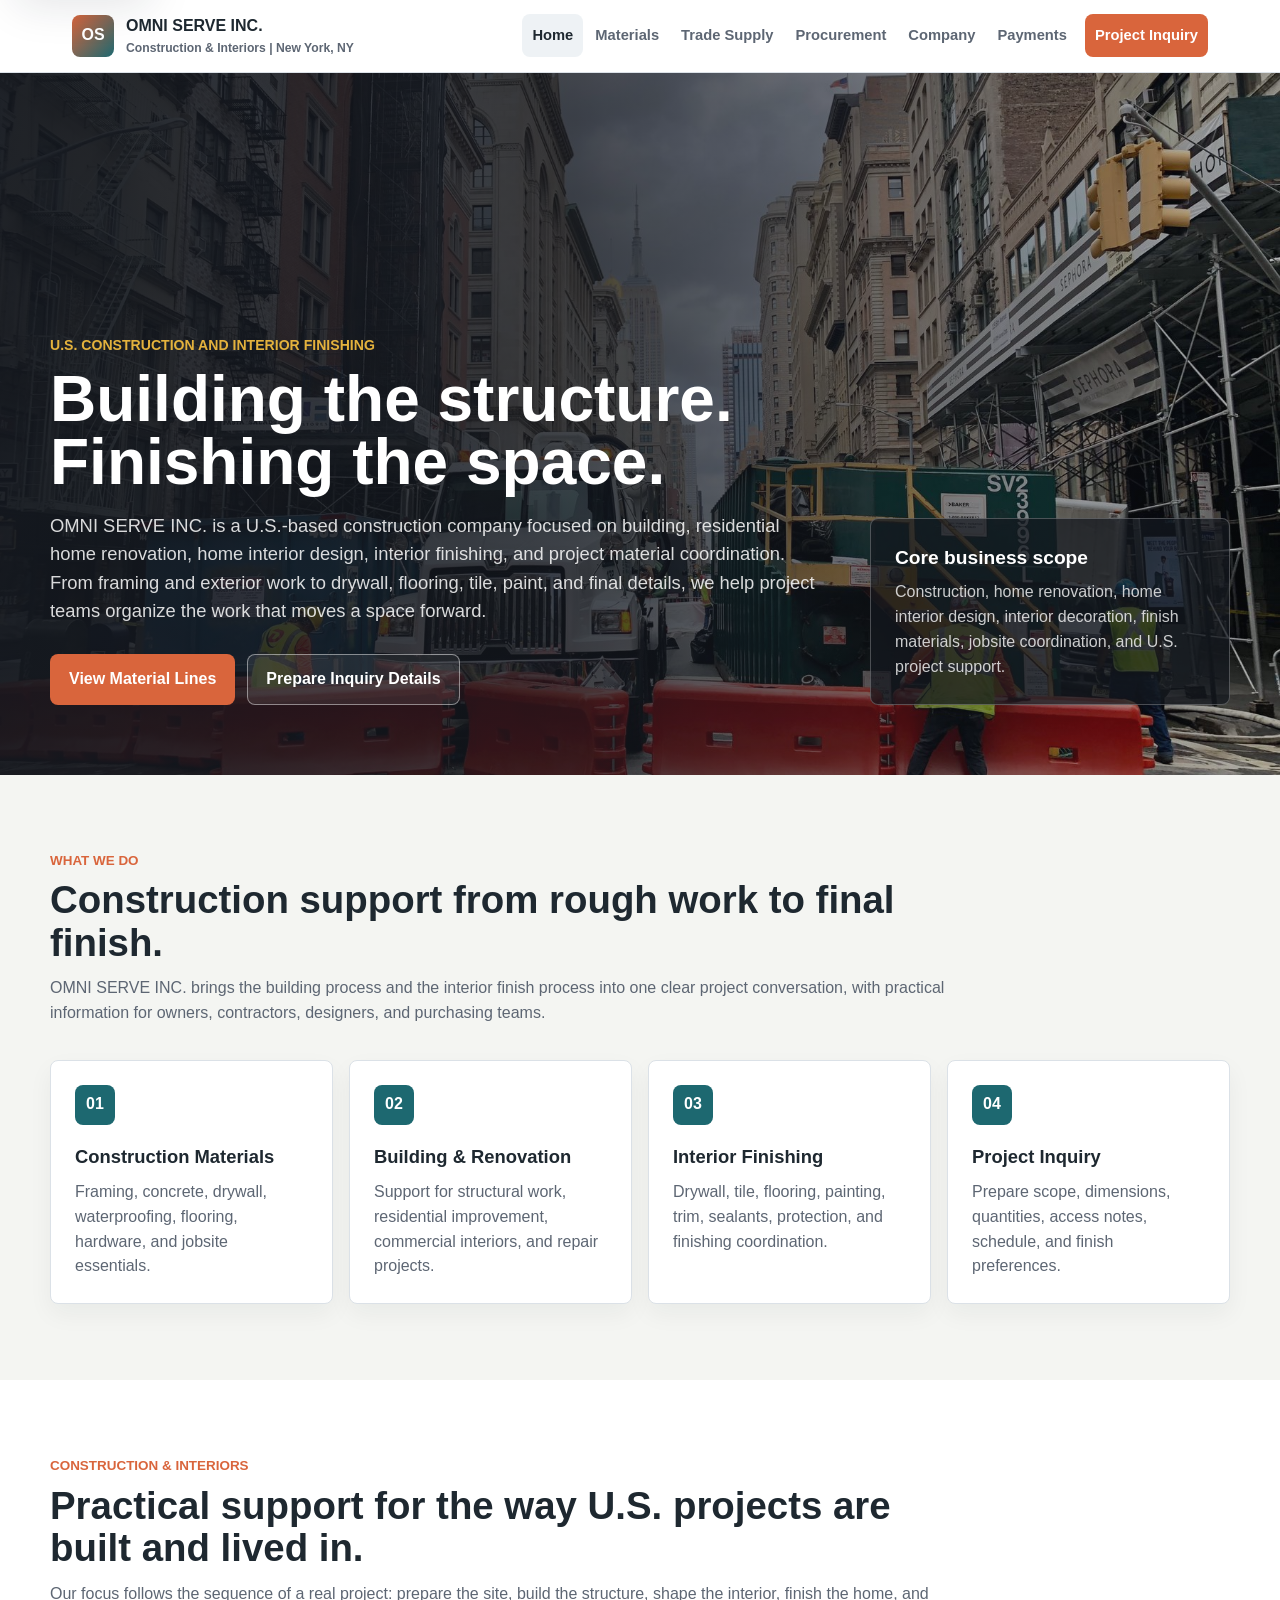
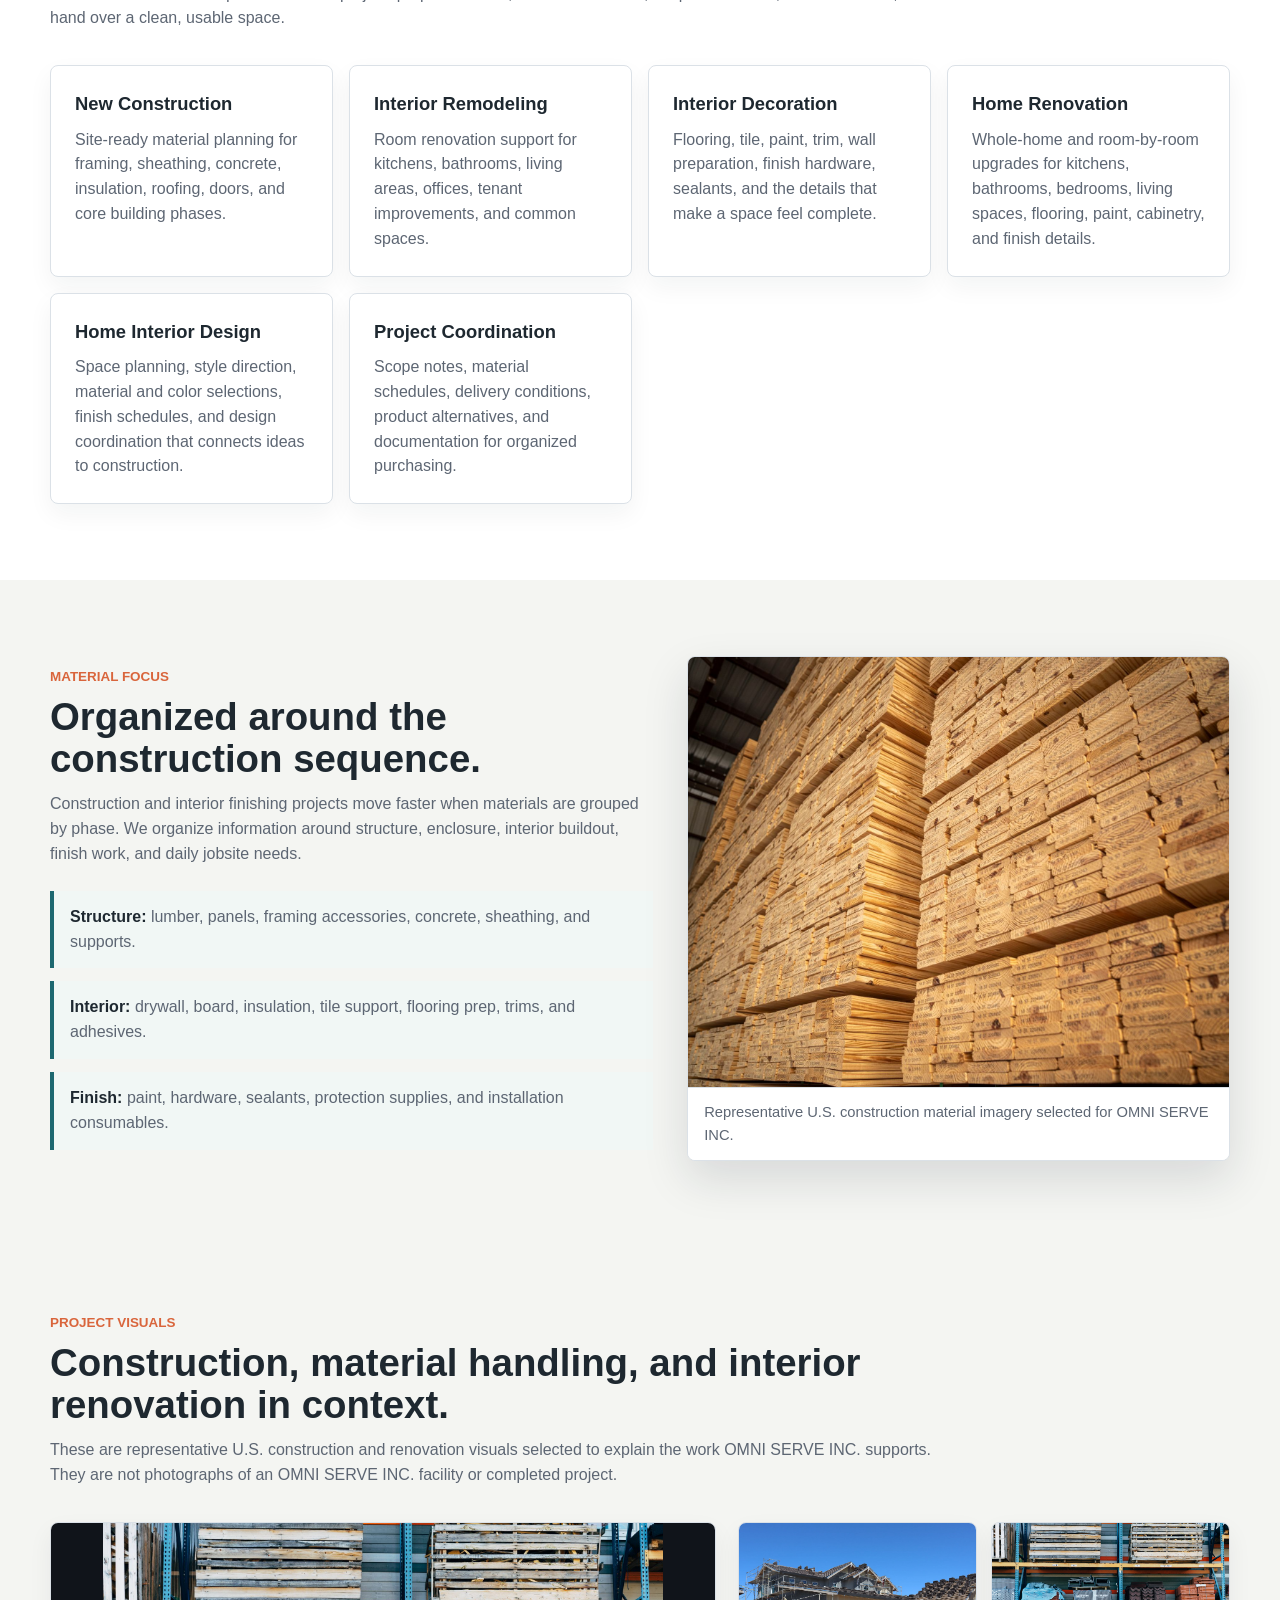
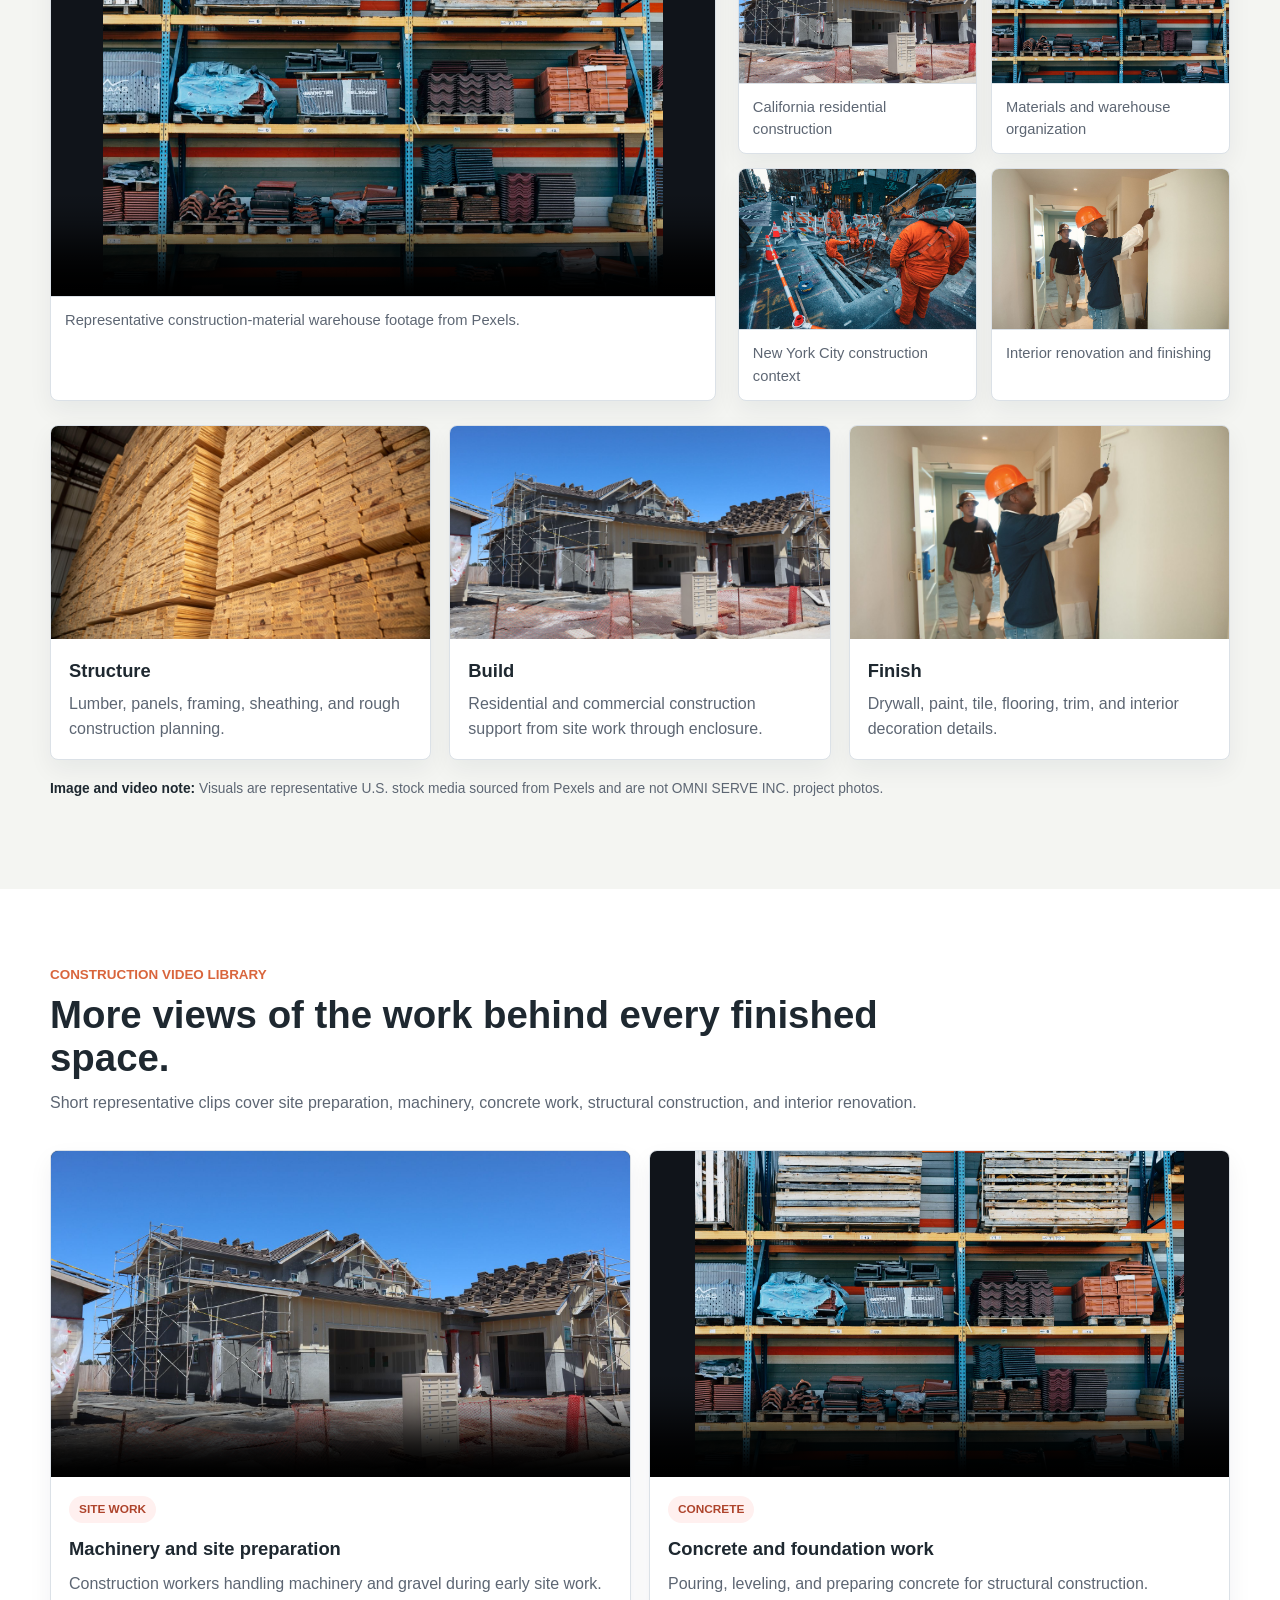
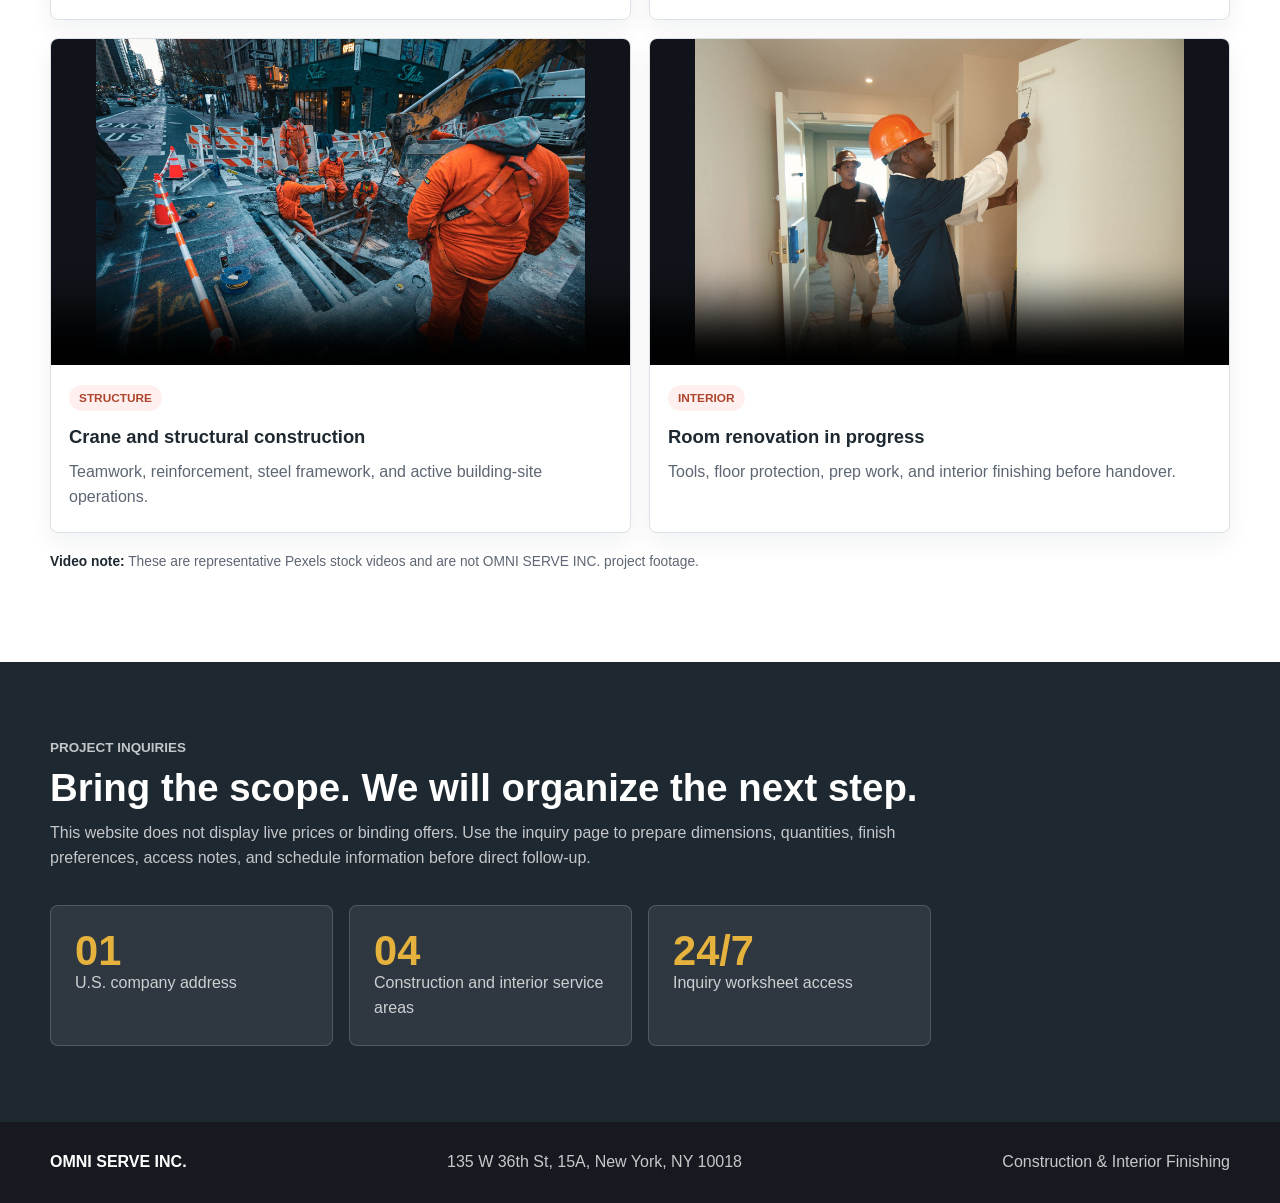
<file: index.html>
<!DOCTYPE html>
<html lang="en">
<head>
  <meta charset="UTF-8">
  <meta name="viewport" content="width=device-width, initial-scale=1.0">
  <title>OMNI SERVE INC. | Construction & Interior Finishing</title>
  <meta name="description" content="OMNI SERVE INC. is a U.S.-based construction company supporting building, renovation, interior finishing, and construction material coordination.">
  <link rel="icon" href="assets/favicon.svg" type="image/svg+xml">
  <link rel="stylesheet" href="assets/site.css">
</head>
<body data-page="home">
  <a class="skip-link" href="#main">Skip to content</a>
  <header class="site-header">
    <nav class="nav" aria-label="Primary navigation">
      <a class="brand" href="index.html">
        <span class="brand-mark">OS</span>
        <span><strong>OMNI SERVE INC.</strong><small>Construction & Interiors | New York, NY</small></span>
      </a>
      <button class="menu-toggle" type="button" aria-expanded="false" aria-controls="navLinks" aria-label="Toggle navigation"><span></span><span></span><span></span></button>
      <div class="nav-links" id="navLinks">
        <a data-nav="home" href="index.html">Home</a>
        <a data-nav="materials" href="materials.html">Materials</a>
        <a data-nav="trade" href="trade-supply.html">Trade Supply</a>
        <a data-nav="procurement" href="procurement.html">Procurement</a>
        <a data-nav="company" href="company.html">Company</a>
        <a data-nav="payments" href="payments.html">Payments</a>
        <a data-nav="contact" class="nav-cta" href="contact.html">Project Inquiry</a>
      </div>
    </nav>
  </header>

  <main id="main">
    <section class="home-hero">
      <div class="hero-content">
        <p class="eyebrow">U.S. construction and interior finishing</p>
        <h1>Building the structure. Finishing the space.</h1>
        <p class="lead">OMNI SERVE INC. is a U.S.-based construction company focused on building, residential home renovation, home interior design, interior finishing, and project material coordination. From framing and exterior work to drywall, flooring, tile, paint, and final details, we help project teams organize the work that moves a space forward.</p>
        <div class="hero-actions">
          <a class="button" href="materials.html">View Material Lines</a>
          <a class="button secondary" href="procurement.html">Prepare Inquiry Details</a>
        </div>
      </div>
      <div class="hero-panel">
        <strong>Core business scope</strong>
        <span>Construction, home renovation, home interior design, interior decoration, finish materials, jobsite coordination, and U.S. project support.</span>
      </div>
    </section>

    <section class="section">
      <div class="section-inner">
        <div class="section-head wide">
          <p class="section-kicker">What We Do</p>
          <h2>Construction support from rough work to final finish.</h2>
          <p>OMNI SERVE INC. brings the building process and the interior finish process into one clear project conversation, with practical information for owners, contractors, designers, and purchasing teams.</p>
        </div>
        <div class="link-grid">
          <a class="link-card" href="materials.html">
            <span>01</span>
            <h3>Construction Materials</h3>
            <p>Framing, concrete, drywall, waterproofing, flooring, hardware, and jobsite essentials.</p>
          </a>
          <a class="link-card" href="trade-supply.html">
            <span>02</span>
            <h3>Building & Renovation</h3>
            <p>Support for structural work, residential improvement, commercial interiors, and repair projects.</p>
          </a>
          <a class="link-card" href="procurement.html">
            <span>03</span>
            <h3>Interior Finishing</h3>
            <p>Drywall, tile, flooring, painting, trim, sealants, protection, and finishing coordination.</p>
          </a>
          <a class="link-card" href="contact.html">
            <span>04</span>
            <h3>Project Inquiry</h3>
            <p>Prepare scope, dimensions, quantities, access notes, schedule, and finish preferences.</p>
          </a>
        </div>
      </div>
    </section>

    <section class="section alt">
      <div class="section-inner">
        <div class="section-head wide">
          <p class="section-kicker">Construction & Interiors</p>
          <h2>Practical support for the way U.S. projects are built and lived in.</h2>
          <p>Our focus follows the sequence of a real project: prepare the site, build the structure, shape the interior, finish the home, and hand over a clean, usable space.</p>
        </div>
        <div class="info-grid">
          <div class="info-card"><h3>New Construction</h3><p>Site-ready material planning for framing, sheathing, concrete, insulation, roofing, doors, and core building phases.</p></div>
          <div class="info-card"><h3>Interior Remodeling</h3><p>Room renovation support for kitchens, bathrooms, living areas, offices, tenant improvements, and common spaces.</p></div>
          <div class="info-card"><h3>Interior Decoration</h3><p>Flooring, tile, paint, trim, wall preparation, finish hardware, sealants, and the details that make a space feel complete.</p></div>
          <div class="info-card"><h3>Home Renovation</h3><p>Whole-home and room-by-room upgrades for kitchens, bathrooms, bedrooms, living spaces, flooring, paint, cabinetry, and finish details.</p></div>
          <div class="info-card"><h3>Home Interior Design</h3><p>Space planning, style direction, material and color selections, finish schedules, and design coordination that connects ideas to construction.</p></div>
          <div class="info-card"><h3>Project Coordination</h3><p>Scope notes, material schedules, delivery conditions, product alternatives, and documentation for organized purchasing.</p></div>
        </div>
      </div>
    </section>

    <section class="section">
      <div class="section-inner split">
        <div>
          <p class="section-kicker">Material Focus</p>
          <h2>Organized around the construction sequence.</h2>
          <p>Construction and interior finishing projects move faster when materials are grouped by phase. We organize information around structure, enclosure, interior buildout, finish work, and daily jobsite needs.</p>
          <ul class="check-list">
            <li><strong>Structure:</strong> lumber, panels, framing accessories, concrete, sheathing, and supports.</li>
            <li><strong>Interior:</strong> drywall, board, insulation, tile support, flooring prep, trims, and adhesives.</li>
            <li><strong>Finish:</strong> paint, hardware, sealants, protection supplies, and installation consumables.</li>
          </ul>
        </div>
        <figure class="image-frame">
          <img src="assets/lumber-stacks.jpg" alt="Stacks of lumber stored in an industrial warehouse">
          <figcaption>Representative U.S. construction material imagery selected for OMNI SERVE INC.</figcaption>
        </figure>
      </div>
    </section>

    <section class="section">
      <div class="section-inner">
        <div class="section-head wide">
          <p class="section-kicker">Project Visuals</p>
          <h2>Construction, material handling, and interior renovation in context.</h2>
          <p>These are representative U.S. construction and renovation visuals selected to explain the work OMNI SERVE INC. supports. They are not photographs of an OMNI SERVE INC. facility or completed project.</p>
        </div>
        <div class="media-showcase">
          <figure class="video-frame">
            <video controls muted playsinline preload="metadata" poster="assets/construction-materials-shelves.jpg">
              <source src="assets/warehouse-materials.mp4" type="video/mp4">
              Your browser does not support HTML5 video.
            </video>
            <figcaption>Representative construction-material warehouse footage from Pexels.</figcaption>
          </figure>
          <div class="media-grid">
            <figure>
              <img src="assets/california-house-construction.jpg" alt="Modern residential house under construction in California">
              <figcaption>California residential construction</figcaption>
            </figure>
            <figure>
              <img src="assets/construction-materials-shelves.jpg" alt="Construction materials arranged on warehouse shelves">
              <figcaption>Materials and warehouse organization</figcaption>
            </figure>
            <figure>
              <img src="assets/nyc-construction.jpg" alt="Construction workers working on a New York City street">
              <figcaption>New York City construction context</figcaption>
            </figure>
            <figure>
              <img src="assets/interior-renovation.jpg" alt="Construction workers painting an interior in the United States">
              <figcaption>Interior renovation and finishing</figcaption>
            </figure>
          </div>
        </div>
        <div class="media-highlights">
          <article><img src="assets/lumber-stacks.jpg" alt="Large stacks of lumber stored in an industrial warehouse"><div><h3>Structure</h3><p>Lumber, panels, framing, sheathing, and rough construction planning.</p></div></article>
          <article><img src="assets/california-house-construction.jpg" alt="Wood-framed California house under construction"><div><h3>Build</h3><p>Residential and commercial construction support from site work through enclosure.</p></div></article>
          <article><img src="assets/interior-renovation.jpg" alt="Workers painting an interior during renovation"><div><h3>Finish</h3><p>Drywall, paint, tile, flooring, trim, and interior decoration details.</p></div></article>
        </div>
        <p class="asset-note"><strong>Image and video note:</strong> Visuals are representative U.S. stock media sourced from Pexels and are not OMNI SERVE INC. project photos.</p>
      </div>
    </section>

    <section class="section alt" id="construction-videos">
      <div class="section-inner">
        <div class="section-head wide">
          <p class="section-kicker">Construction Video Library</p>
          <h2>More views of the work behind every finished space.</h2>
          <p>Short representative clips cover site preparation, machinery, concrete work, structural construction, and interior renovation.</p>
        </div>
        <div class="product-video-grid">
          <article class="product-video-card">
            <video controls muted playsinline preload="none" poster="assets/california-house-construction.jpg">
              <source src="assets/construction-workers-machinery.mp4" type="video/mp4">
              Your browser does not support HTML5 video.
            </video>
            <div><span class="pill">Site Work</span><h3>Machinery and site preparation</h3><p>Construction workers handling machinery and gravel during early site work.</p></div>
          </article>
          <article class="product-video-card">
            <video controls muted playsinline preload="none" poster="assets/construction-materials-shelves.jpg">
              <source src="assets/concrete-pour.mp4" type="video/mp4">
              Your browser does not support HTML5 video.
            </video>
            <div><span class="pill">Concrete</span><h3>Concrete and foundation work</h3><p>Pouring, leveling, and preparing concrete for structural construction.</p></div>
          </article>
          <article class="product-video-card">
            <video controls muted playsinline preload="none" poster="assets/nyc-construction.jpg">
              <source src="assets/construction-site-crane.mp4" type="video/mp4">
              Your browser does not support HTML5 video.
            </video>
            <div><span class="pill">Structure</span><h3>Crane and structural construction</h3><p>Teamwork, reinforcement, steel framework, and active building-site operations.</p></div>
          </article>
          <article class="product-video-card">
            <video controls muted playsinline preload="none" poster="assets/interior-renovation.jpg">
              <source src="assets/room-renovation.mp4" type="video/mp4">
              Your browser does not support HTML5 video.
            </video>
            <div><span class="pill">Interior</span><h3>Room renovation in progress</h3><p>Tools, floor protection, prep work, and interior finishing before handover.</p></div>
          </article>
        </div>
        <p class="asset-note"><strong>Video note:</strong> These are representative Pexels stock videos and are not OMNI SERVE INC. project footage.</p>
      </div>
    </section>

    <section class="section dark">
      <div class="section-inner">
        <div class="section-head wide">
          <p class="section-kicker">Project Inquiries</p>
          <h2>Bring the scope. We will organize the next step.</h2>
          <p>This website does not display live prices or binding offers. Use the inquiry page to prepare dimensions, quantities, finish preferences, access notes, and schedule information before direct follow-up.</p>
        </div>
        <div class="stat-grid">
          <div><strong>01</strong><span>U.S. company address</span></div>
          <div><strong>04</strong><span>Construction and interior service areas</span></div>
          <div><strong>24/7</strong><span>Inquiry worksheet access</span></div>
        </div>
      </div>
    </section>
  </main>

  <footer class="site-footer">
    <div class="footer-inner">
      <strong>OMNI SERVE INC.</strong>
      <span>135 W 36th St, 15A, New York, NY 10018</span>
      <span>Construction & Interior Finishing</span>
    </div>
  </footer>
  <script src="assets/site.js"></script>
</body>
</html>
</file>
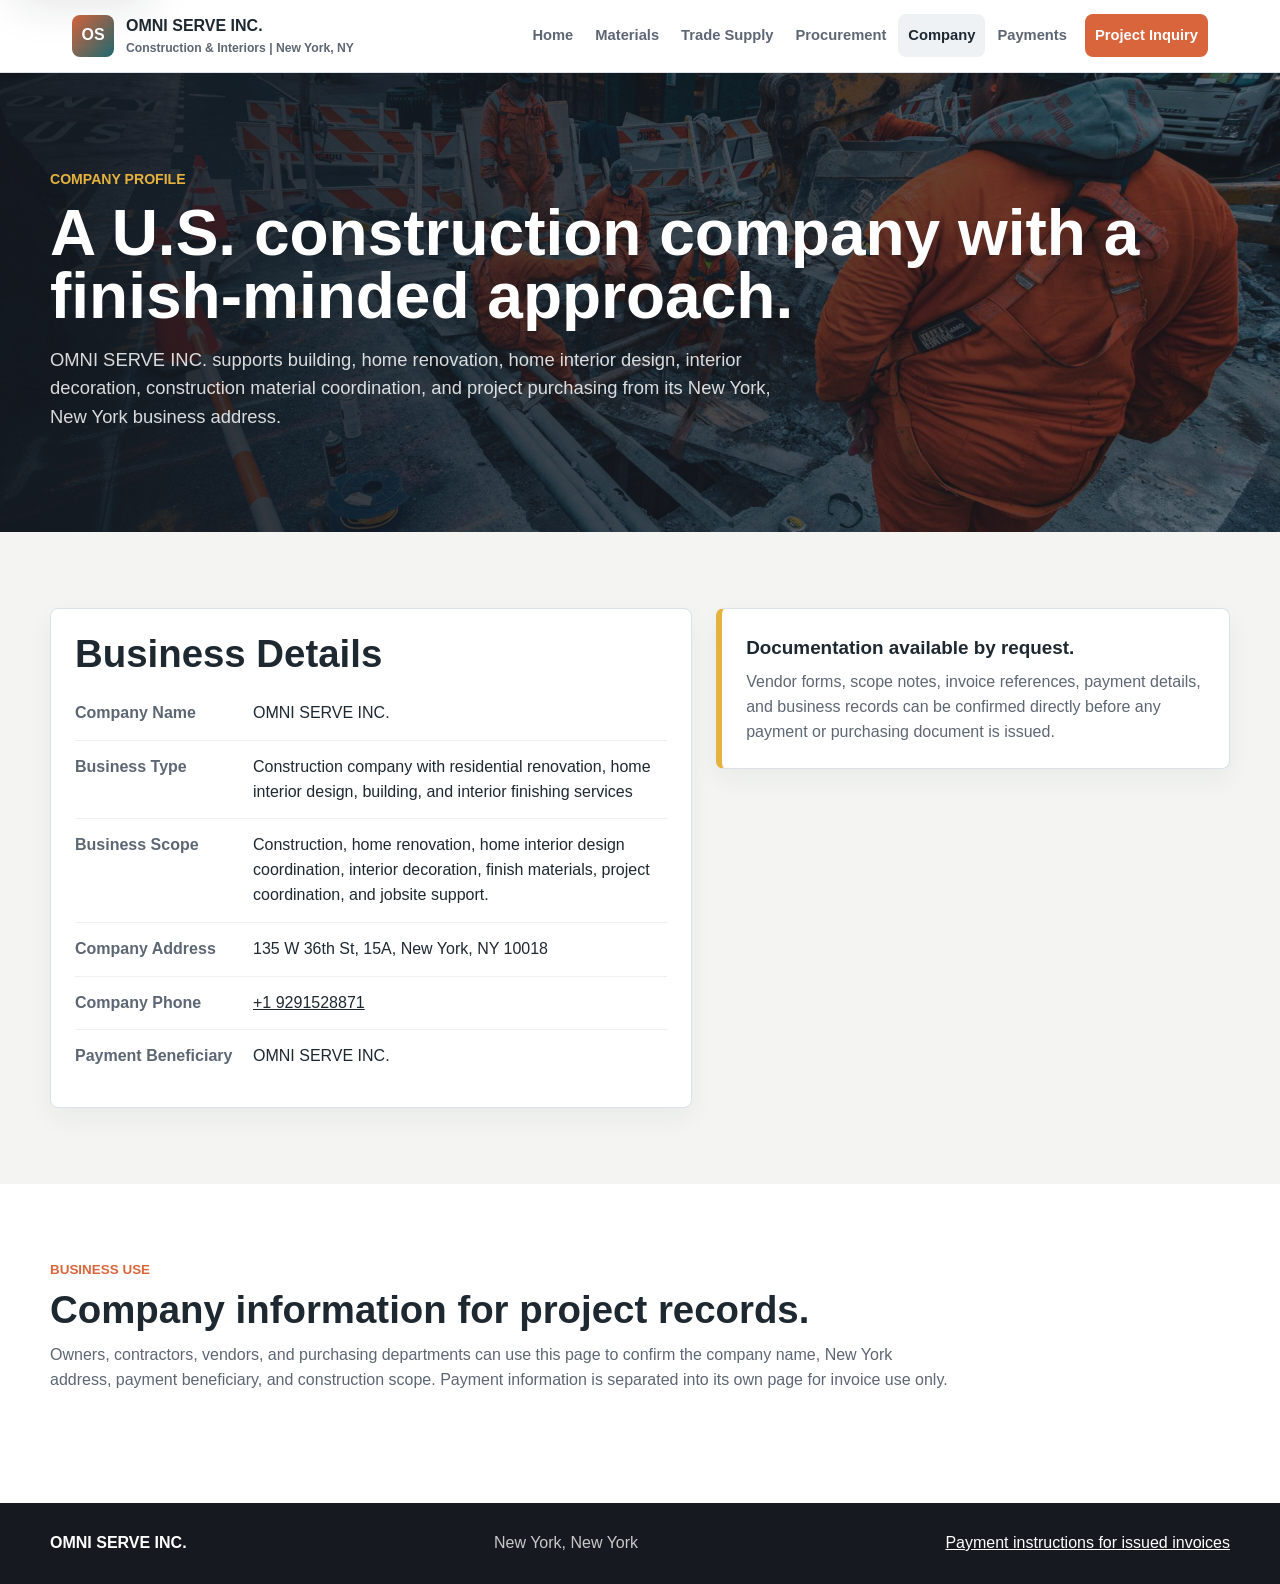
<file: company.html>
<!DOCTYPE html>
<html lang="en">
<head>
  <meta charset="UTF-8">
  <meta name="viewport" content="width=device-width, initial-scale=1.0">
  <title>Company | OMNI SERVE INC.</title>
  <meta name="description" content="Business information for OMNI SERVE INC., a U.S.-based construction and interior finishing company.">
  <link rel="icon" href="assets/favicon.svg" type="image/svg+xml">
  <link rel="stylesheet" href="assets/site.css">
</head>
<body data-page="company">
  <a class="skip-link" href="#main">Skip to content</a>
  <header class="site-header">
    <nav class="nav" aria-label="Primary navigation">
      <a class="brand" href="index.html"><span class="brand-mark">OS</span><span><strong>OMNI SERVE INC.</strong><small>Construction & Interiors | New York, NY</small></span></a>
      <button class="menu-toggle" type="button" aria-expanded="false" aria-controls="navLinks" aria-label="Toggle navigation"><span></span><span></span><span></span></button>
      <div class="nav-links" id="navLinks">
        <a data-nav="home" href="index.html">Home</a>
        <a data-nav="materials" href="materials.html">Materials</a>
        <a data-nav="trade" href="trade-supply.html">Trade Supply</a>
        <a data-nav="procurement" href="procurement.html">Procurement</a>
        <a data-nav="company" href="company.html">Company</a>
        <a data-nav="payments" href="payments.html">Payments</a>
        <a data-nav="contact" class="nav-cta" href="contact.html">Project Inquiry</a>
      </div>
    </nav>
  </header>

  <main id="main">
    <section class="page-hero company-hero">
      <div class="page-hero-inner">
        <p class="eyebrow">Company Profile</p>
        <h1>A U.S. construction company with a finish-minded approach.</h1>
        <p class="lead">OMNI SERVE INC. supports building, home renovation, home interior design, interior decoration, construction material coordination, and project purchasing from its New York, New York business address.</p>
      </div>
    </section>

    <section class="section">
      <div class="section-inner company-layout">
        <div class="info-card large">
          <h2>Business Details</h2>
          <dl class="detail-list">
            <div><dt>Company Name</dt><dd>OMNI SERVE INC.</dd></div>
            <div><dt>Business Type</dt><dd>Construction company with residential renovation, home interior design, building, and interior finishing services</dd></div>
            <div><dt>Business Scope</dt><dd>Construction, home renovation, home interior design coordination, interior decoration, finish materials, project coordination, and jobsite support.</dd></div>
            <div><dt>Company Address</dt><dd>135 W 36th St, 15A, New York, NY 10018</dd></div>
            <div><dt>Company Phone</dt><dd><a href="tel:+19291528871">+1 9291528871</a></dd></div>
            <div><dt>Payment Beneficiary</dt><dd>OMNI SERVE INC.</dd></div>
          </dl>
        </div>
        <div class="notice-card">
          <strong>Documentation available by request.</strong>
          <span>Vendor forms, scope notes, invoice references, payment details, and business records can be confirmed directly before any payment or purchasing document is issued.</span>
        </div>
      </div>
    </section>

    <section class="section alt">
      <div class="section-inner">
        <div class="section-head wide">
          <p class="section-kicker">Business Use</p>
          <h2>Company information for project records.</h2>
          <p>Owners, contractors, vendors, and purchasing departments can use this page to confirm the company name, New York address, payment beneficiary, and construction scope. Payment information is separated into its own page for invoice use only.</p>
        </div>
      </div>
    </section>
  </main>

  <footer class="site-footer"><div class="footer-inner"><strong>OMNI SERVE INC.</strong><span>New York, New York</span><span><a href="payments.html">Payment instructions for issued invoices</a></span></div></footer>
  <script src="assets/site.js"></script>
</body>
</html>
</file>
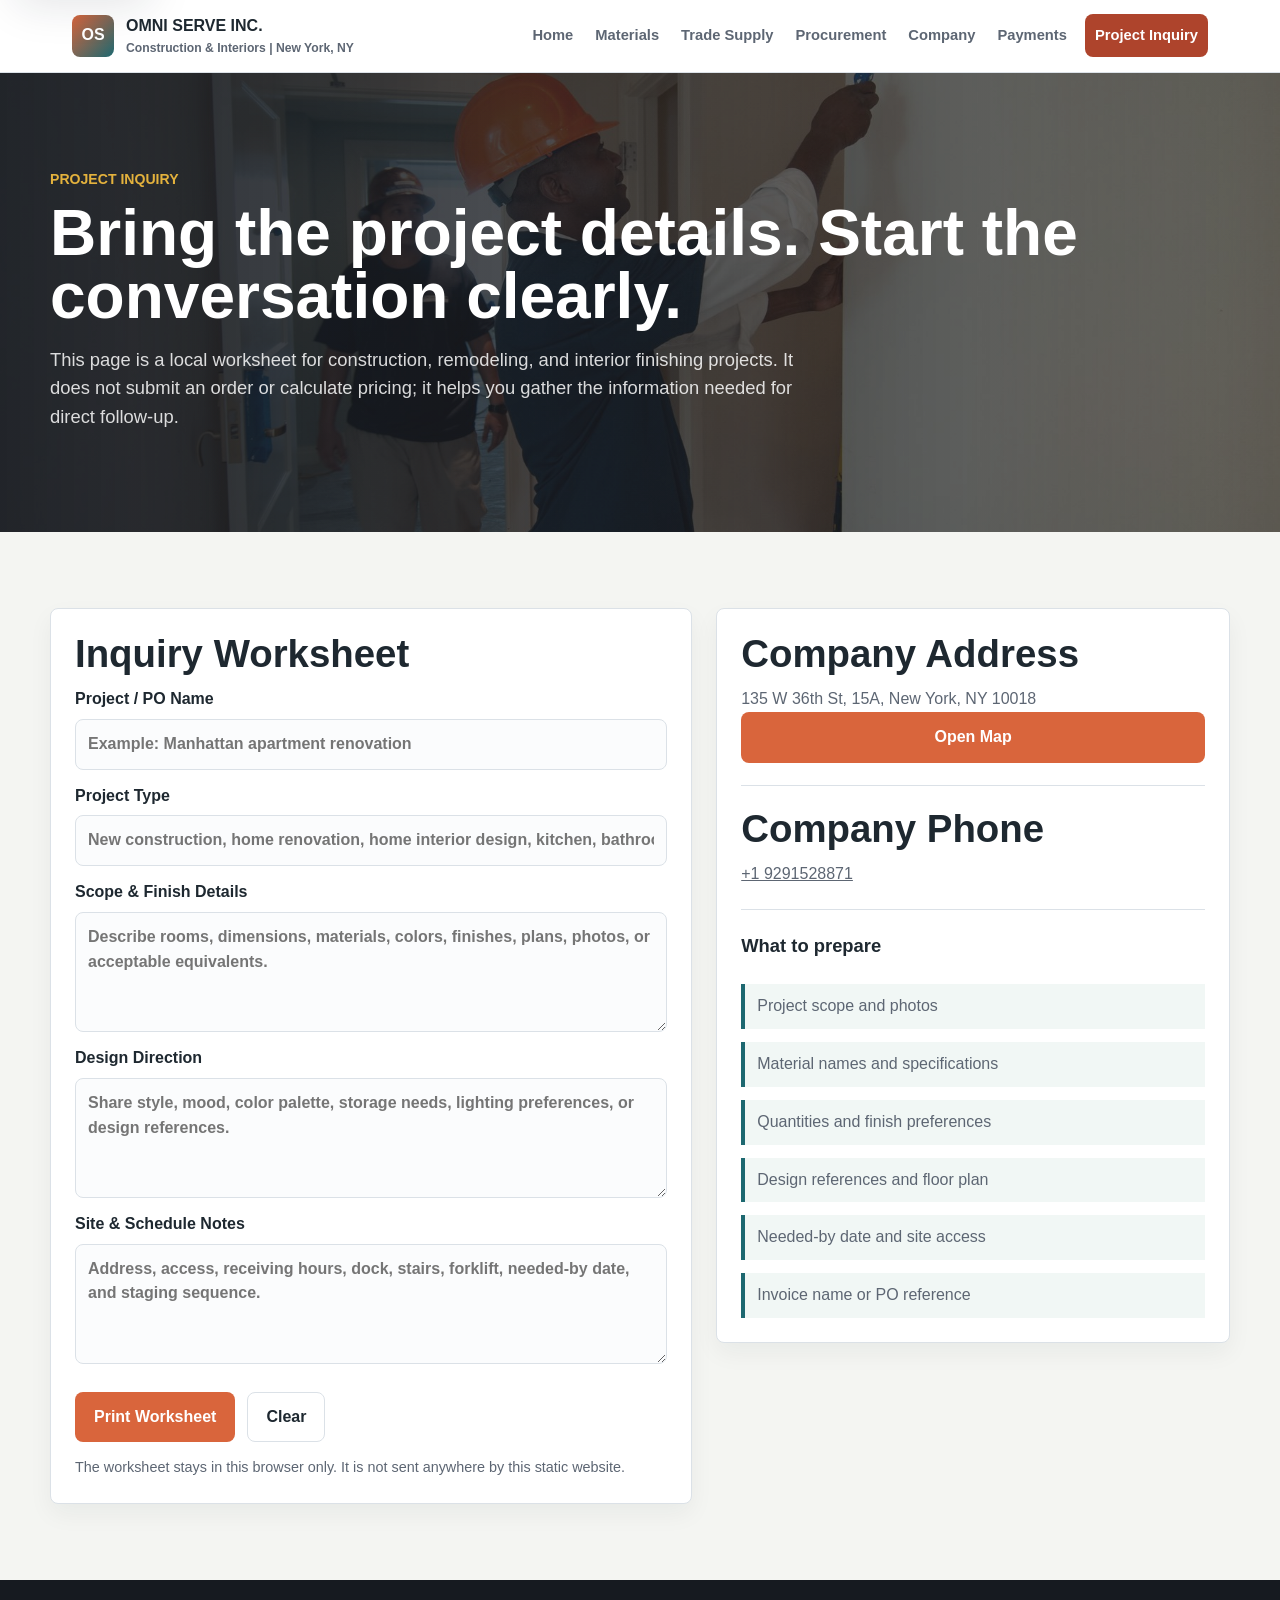
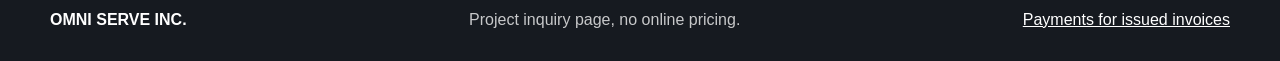
<file: contact.html>
<!DOCTYPE html>
<html lang="en">
<head>
  <meta charset="UTF-8">
  <meta name="viewport" content="width=device-width, initial-scale=1.0">
  <title>Project Inquiry | OMNI SERVE INC.</title>
  <meta name="description" content="Prepare a construction, remodeling, or interior finishing inquiry for OMNI SERVE INC.">
  <link rel="icon" href="assets/favicon.svg" type="image/svg+xml">
  <link rel="stylesheet" href="assets/site.css">
</head>
<body data-page="contact">
  <a class="skip-link" href="#main">Skip to content</a>
  <header class="site-header">
    <nav class="nav" aria-label="Primary navigation">
      <a class="brand" href="index.html"><span class="brand-mark">OS</span><span><strong>OMNI SERVE INC.</strong><small>Construction & Interiors | New York, NY</small></span></a>
      <button class="menu-toggle" type="button" aria-expanded="false" aria-controls="navLinks" aria-label="Toggle navigation"><span></span><span></span><span></span></button>
      <div class="nav-links" id="navLinks">
        <a data-nav="home" href="index.html">Home</a>
        <a data-nav="materials" href="materials.html">Materials</a>
        <a data-nav="trade" href="trade-supply.html">Trade Supply</a>
        <a data-nav="procurement" href="procurement.html">Procurement</a>
        <a data-nav="company" href="company.html">Company</a>
        <a data-nav="payments" href="payments.html">Payments</a>
        <a data-nav="contact" class="nav-cta" href="contact.html">Project Inquiry</a>
      </div>
    </nav>
  </header>

  <main id="main">
    <section class="page-hero contact-hero">
      <div class="page-hero-inner">
        <p class="eyebrow">Project Inquiry</p>
        <h1>Bring the project details. Start the conversation clearly.</h1>
        <p class="lead">This page is a local worksheet for construction, remodeling, and interior finishing projects. It does not submit an order or calculate pricing; it helps you gather the information needed for direct follow-up.</p>
      </div>
    </section>

    <section class="section">
      <div class="section-inner contact-layout">
        <div class="info-card large">
          <h2>Inquiry Worksheet</h2>
          <div class="worksheet">
            <label>Project / PO Name<input type="text" placeholder="Example: Manhattan apartment renovation"></label>
            <label>Project Type<input type="text" placeholder="New construction, home renovation, home interior design, kitchen, bathroom..."></label>
            <label>Scope & Finish Details<textarea placeholder="Describe rooms, dimensions, materials, colors, finishes, plans, photos, or acceptable equivalents."></textarea></label>
            <label>Design Direction<textarea placeholder="Share style, mood, color palette, storage needs, lighting preferences, or design references."></textarea></label>
            <label>Site & Schedule Notes<textarea placeholder="Address, access, receiving hours, dock, stairs, forklift, needed-by date, and staging sequence."></textarea></label>
          </div>
          <div class="button-row">
            <button class="button" type="button" data-print>Print Worksheet</button>
            <button class="button secondary dark-text" type="button" data-clear>Clear</button>
          </div>
          <p class="small-note">The worksheet stays in this browser only. It is not sent anywhere by this static website.</p>
        </div>
        <aside class="info-card">
          <h2>Company Address</h2>
          <p>135 W 36th St, 15A, New York, NY 10018</p>
          <a class="button full" href="https://www.google.com/maps/search/?api=1&query=135%20W%2036th%20St%2C%2015A%2C%20New%20York%2C%20NY%2010018" target="_blank" rel="noopener">Open Map</a>
          <hr>
          <h2>Company Phone</h2>
          <p><a href="tel:+19291528871">+1 9291528871</a></p>
          <hr>
          <h3>What to prepare</h3>
          <ul class="check-list compact">
            <li>Project scope and photos</li>
            <li>Material names and specifications</li>
            <li>Quantities and finish preferences</li>
            <li>Design references and floor plan</li>
            <li>Needed-by date and site access</li>
            <li>Invoice name or PO reference</li>
          </ul>
        </aside>
      </div>
    </section>
  </main>

  <footer class="site-footer"><div class="footer-inner"><strong>OMNI SERVE INC.</strong><span>Project inquiry page, no online pricing.</span><span><a href="payments.html">Payments for issued invoices</a></span></div></footer>
  <script src="assets/site.js"></script>
</body>
</html>
</file>
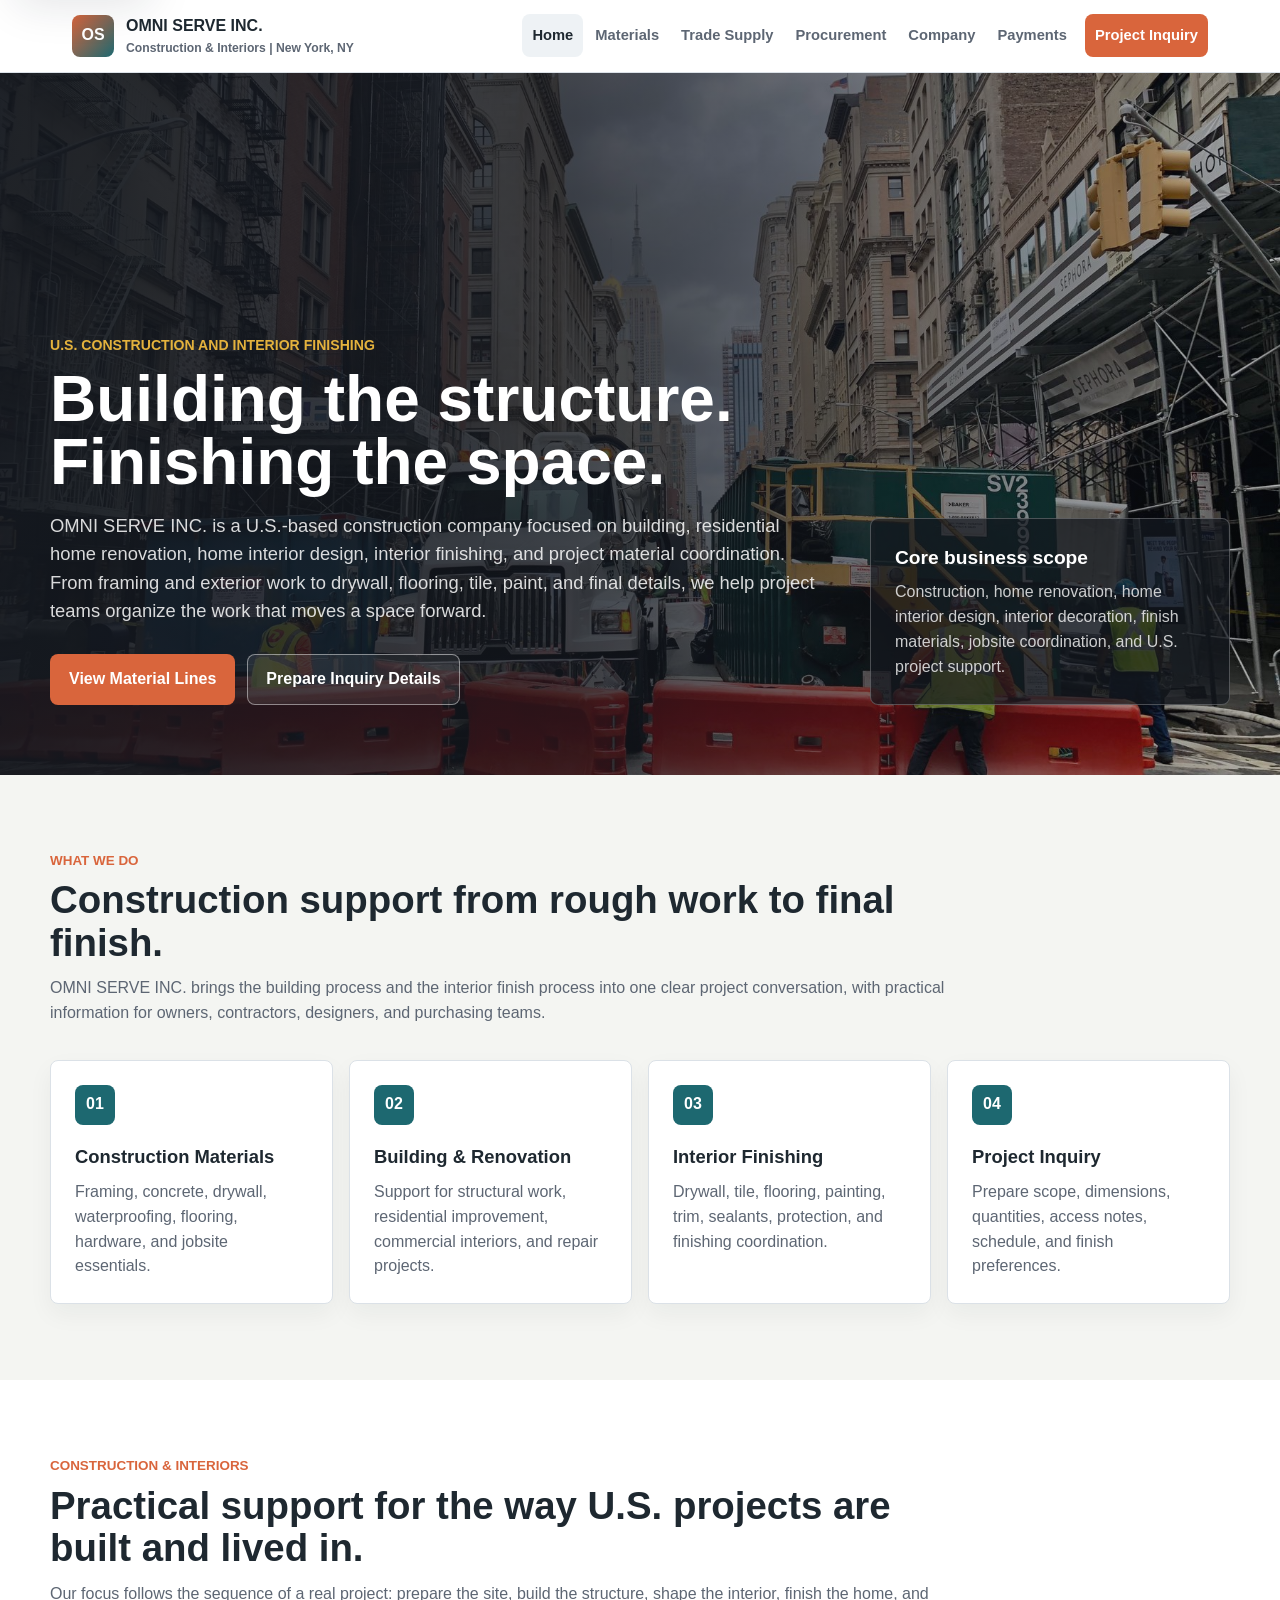
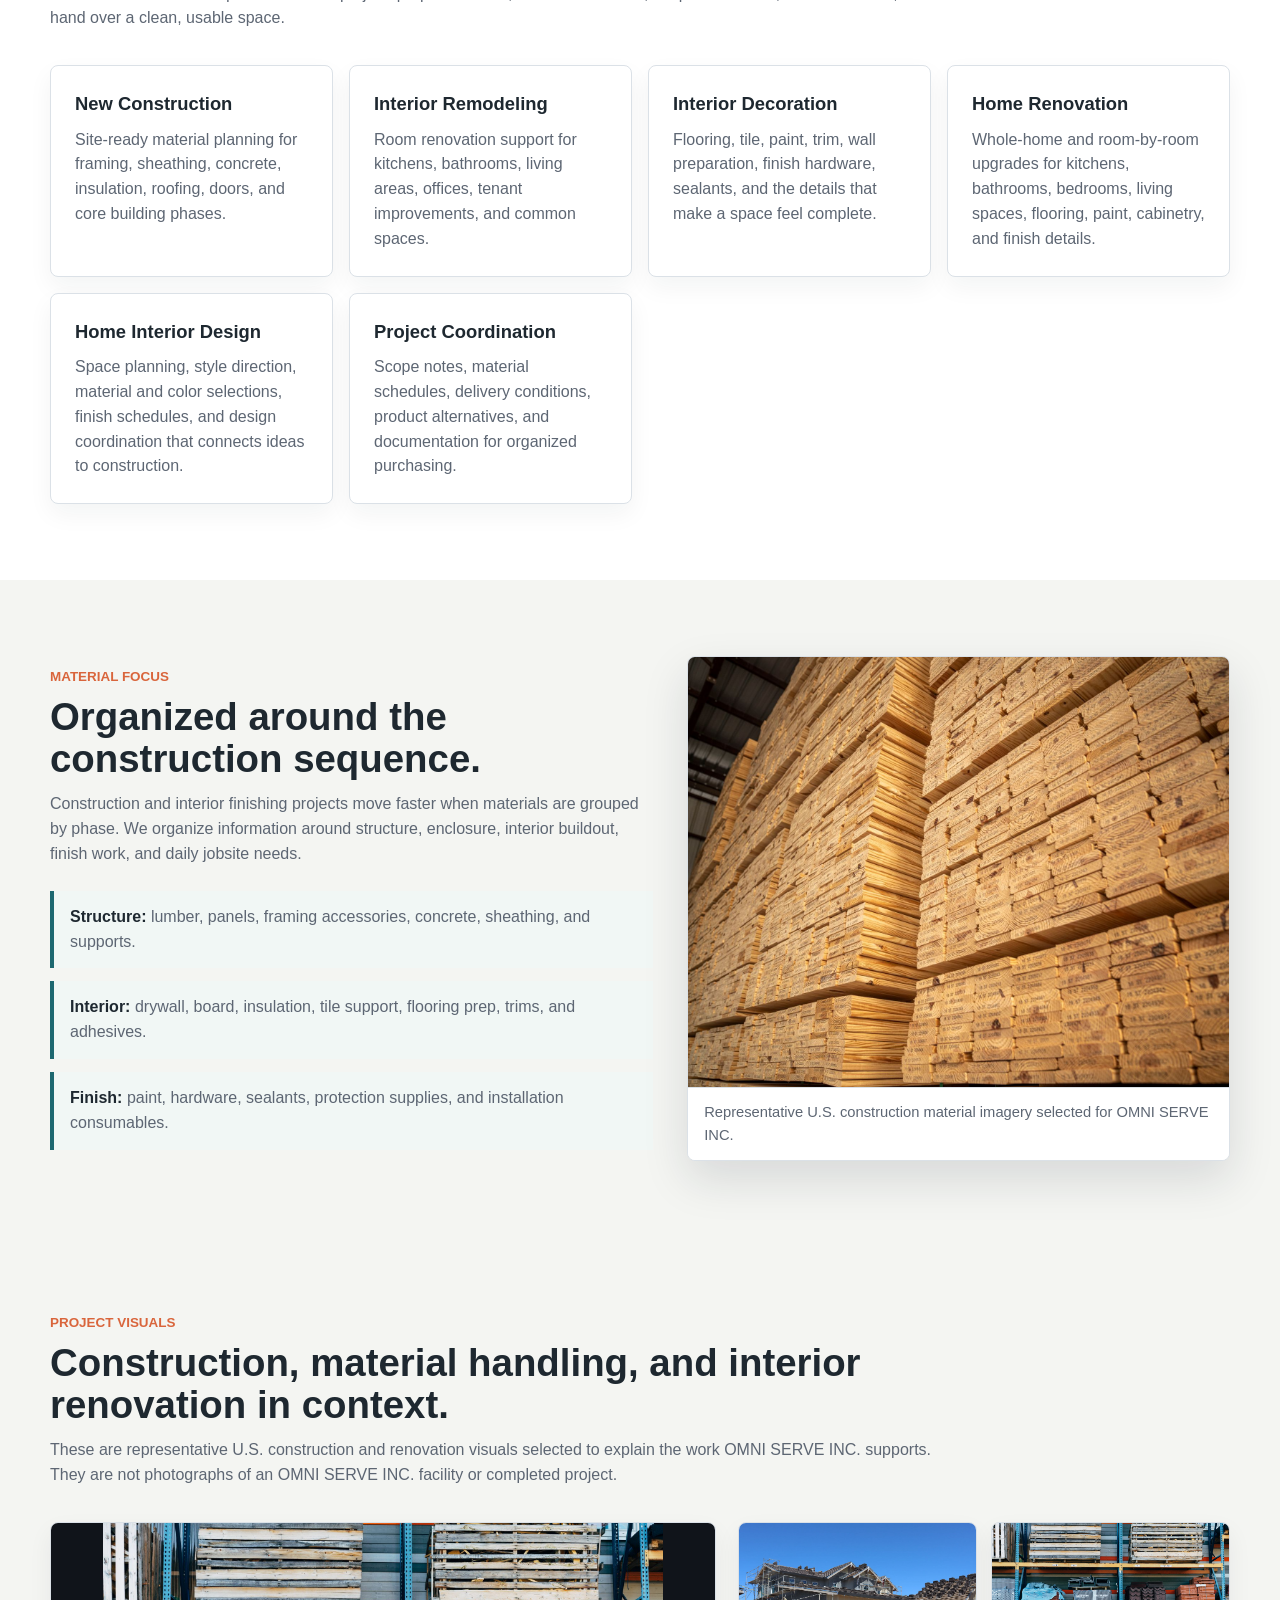
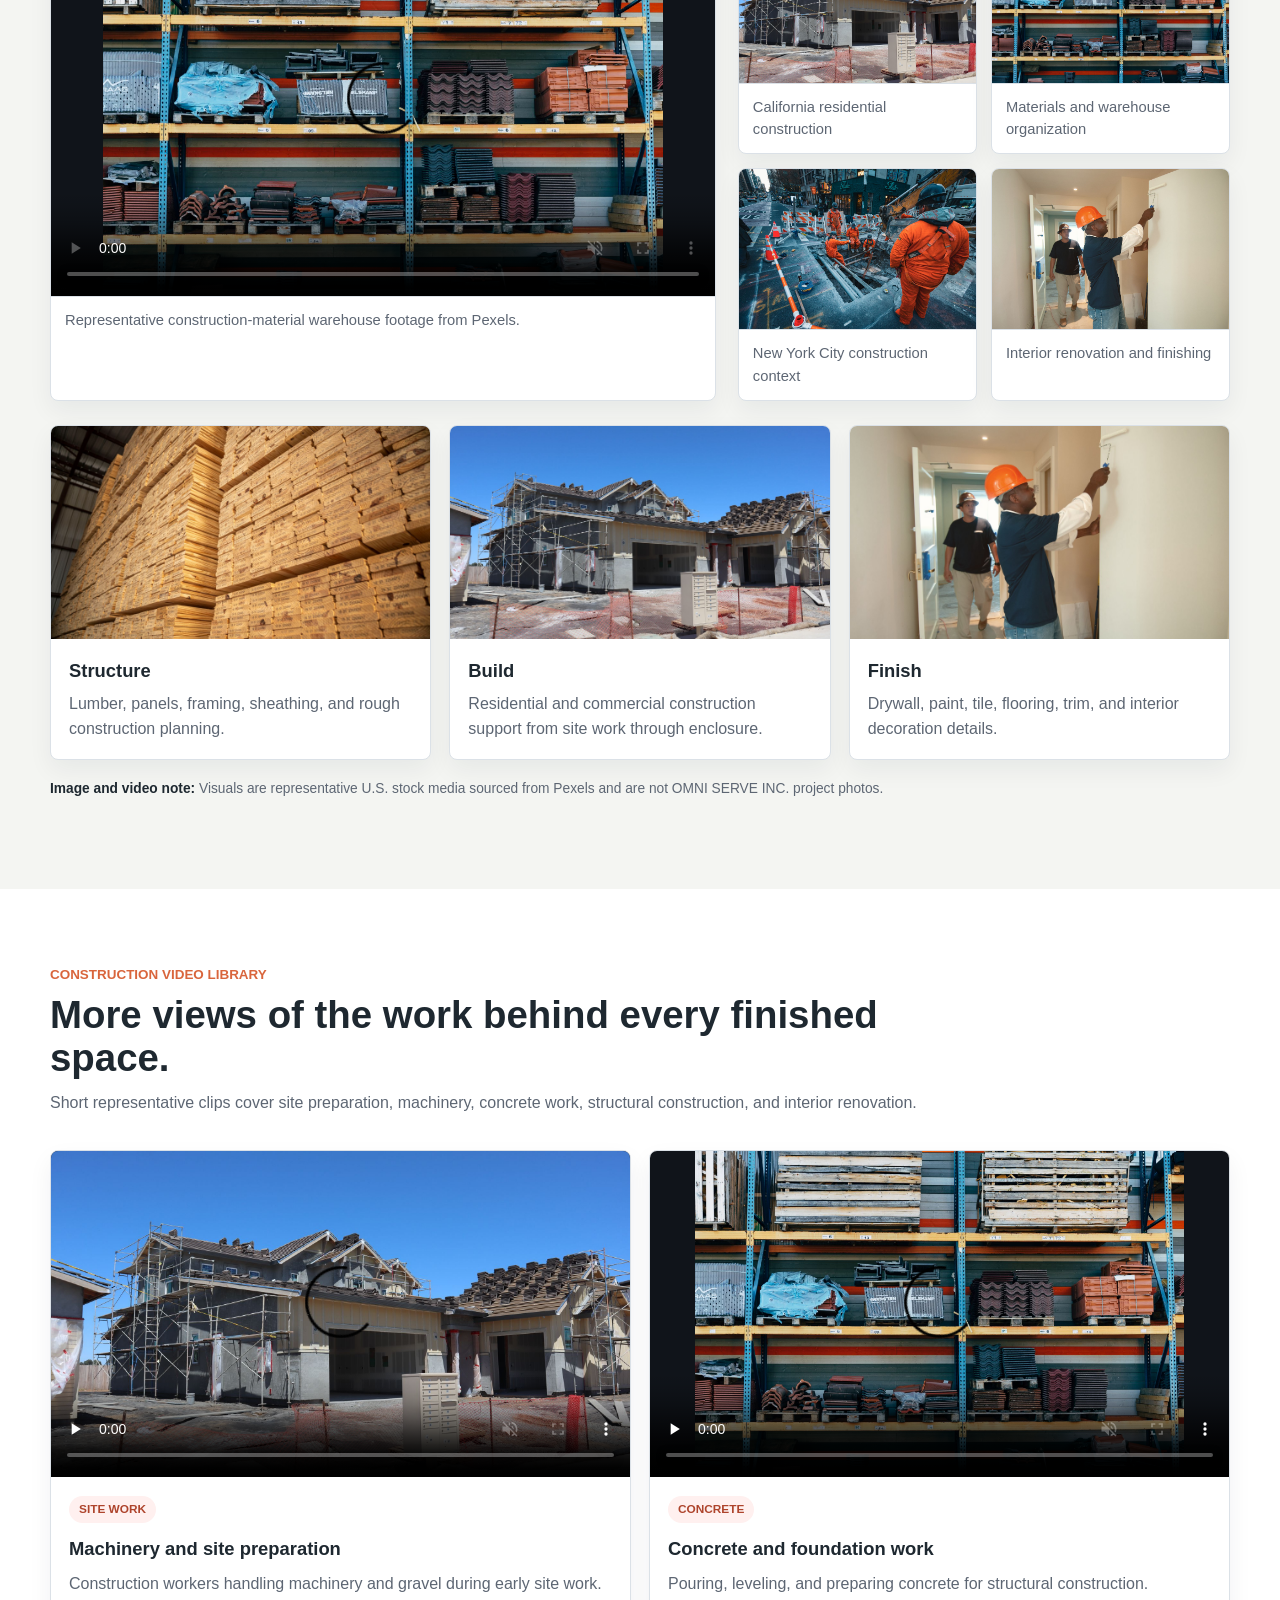
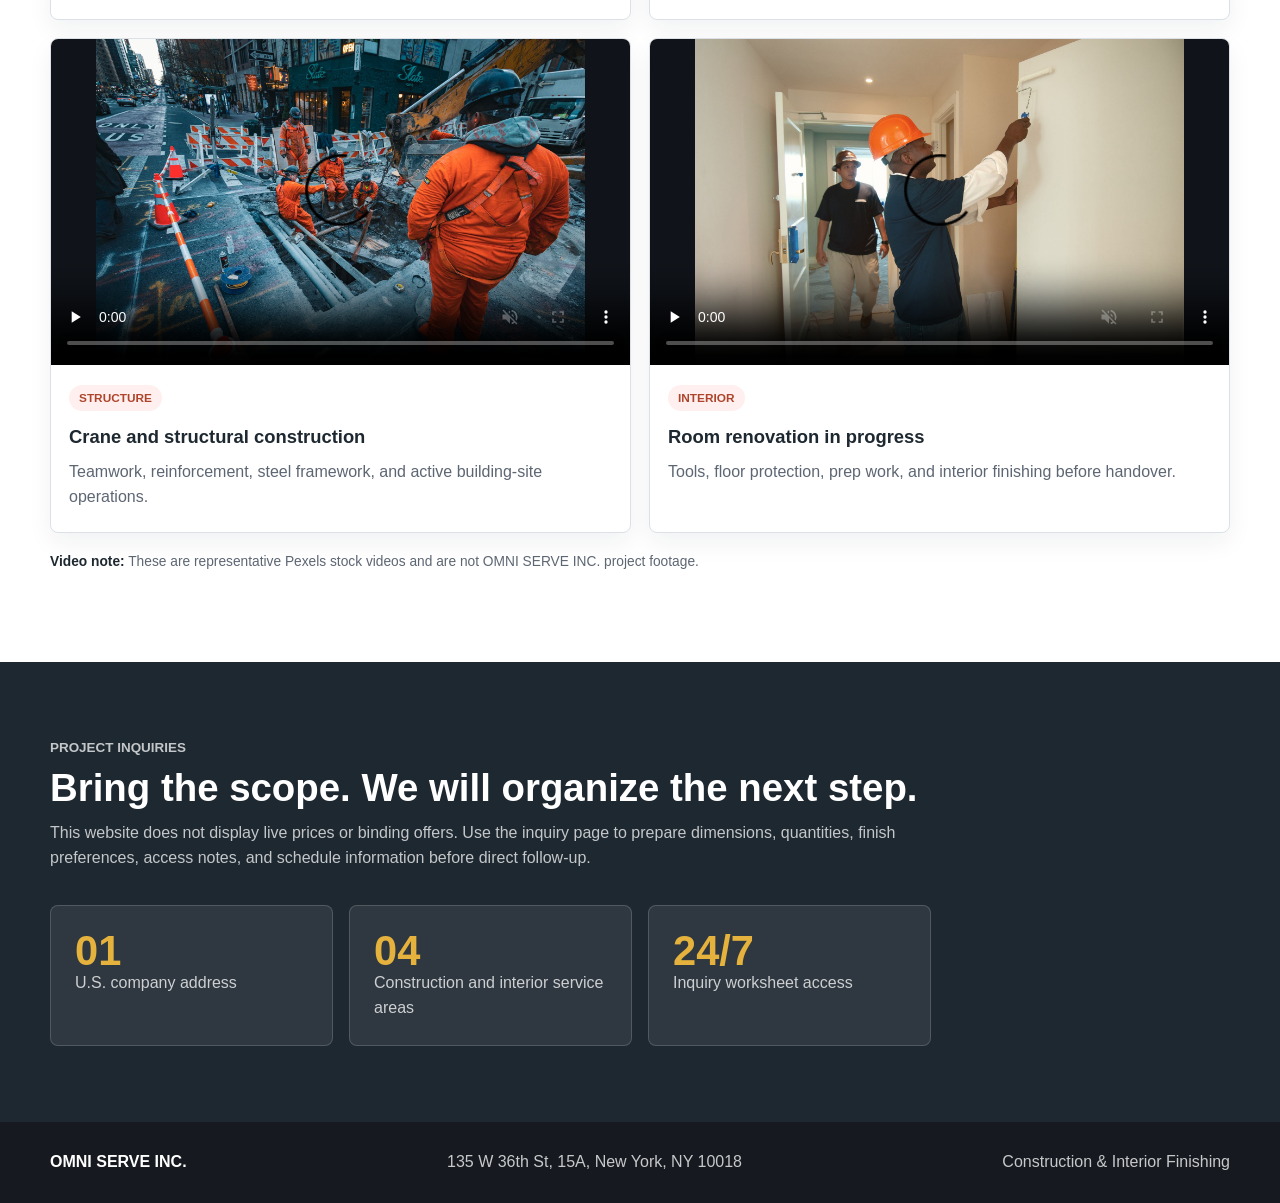
<file: gingin-trade.html>
<!DOCTYPE html>
<html lang="en">
<head>
  <meta charset="UTF-8">
  <meta name="viewport" content="width=device-width, initial-scale=1.0">
  <meta http-equiv="refresh" content="0; url=index.html">
  <title>OMNI SERVE INC.</title>
  <link rel="icon" href="assets/favicon.svg" type="image/svg+xml">
  <link rel="stylesheet" href="assets/site.css">
</head>
<body>
  <main class="redirect-page">
    <h1>OMNI SERVE INC.</h1>
    <p>The website is available as a multi-page construction and interior finishing site.</p>
    <a class="button" href="index.html">Open Home Page</a>
  </main>
</body>
</html>
</file>
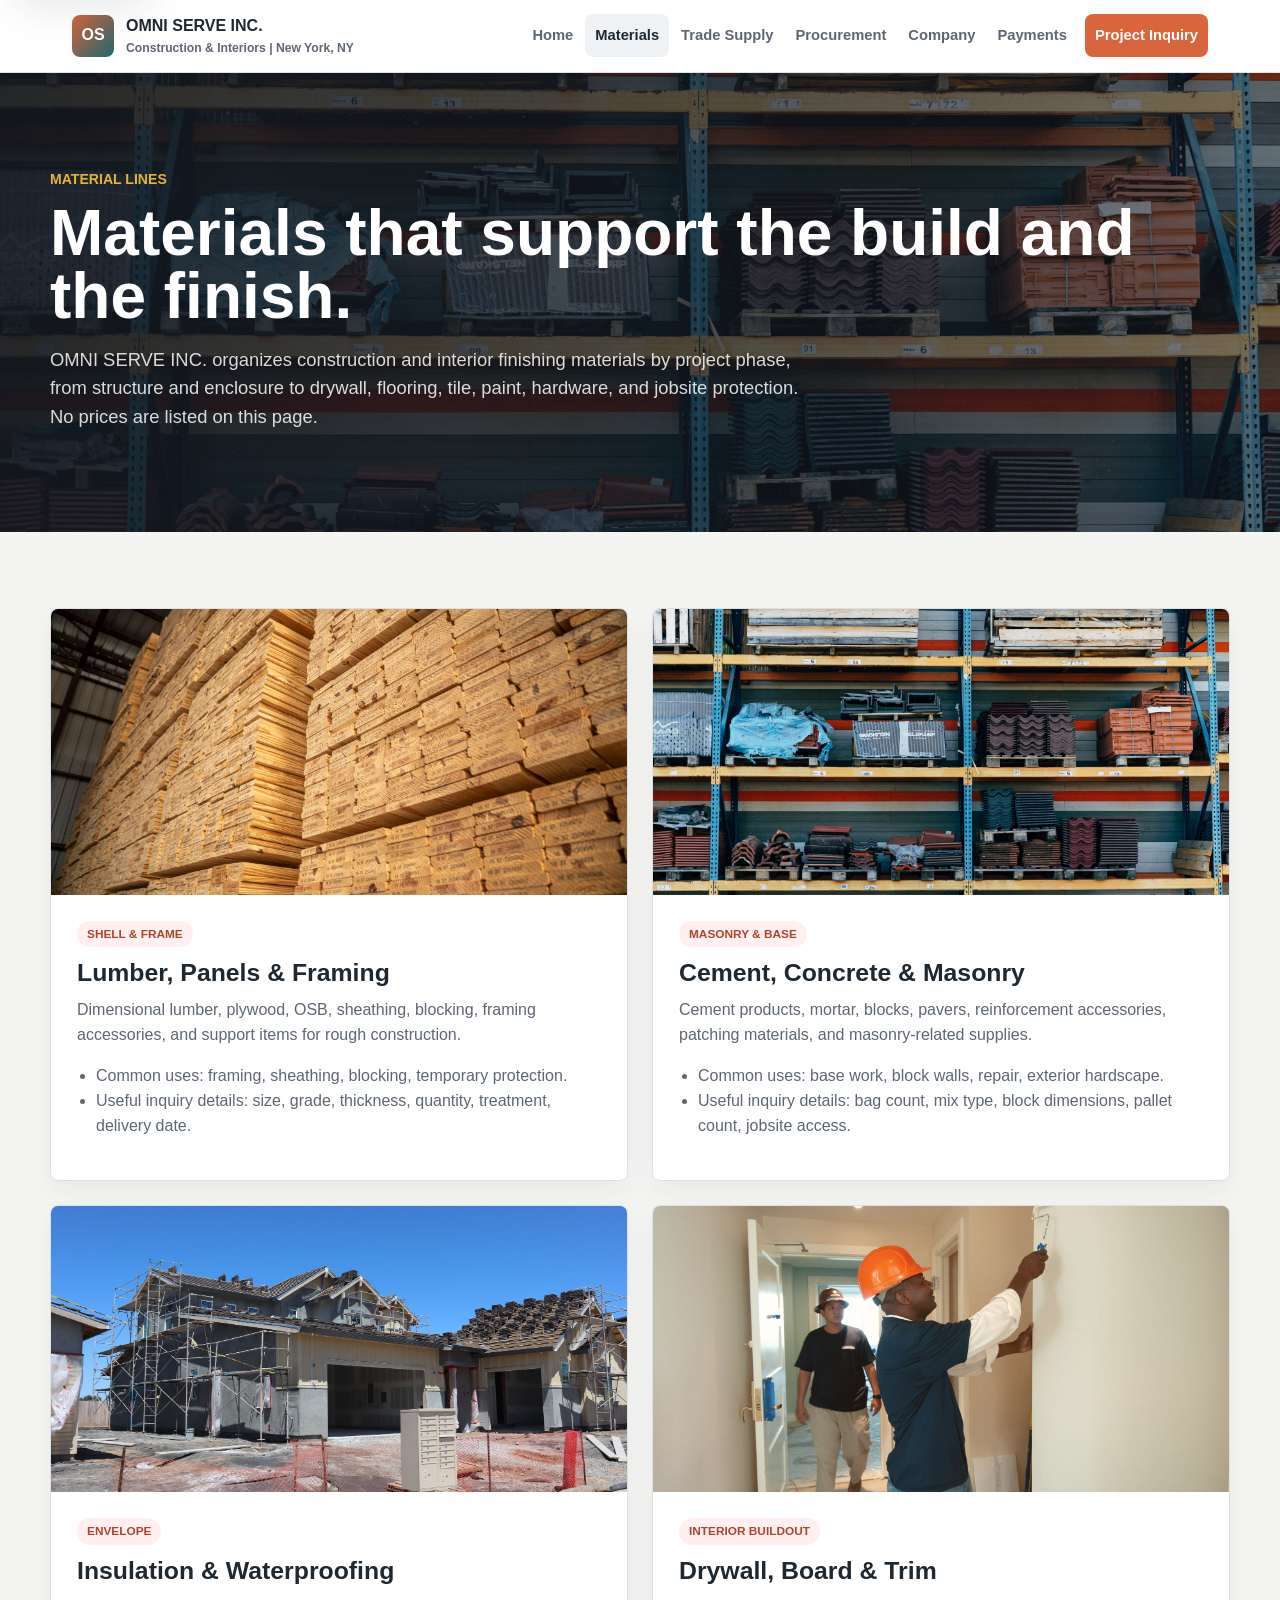
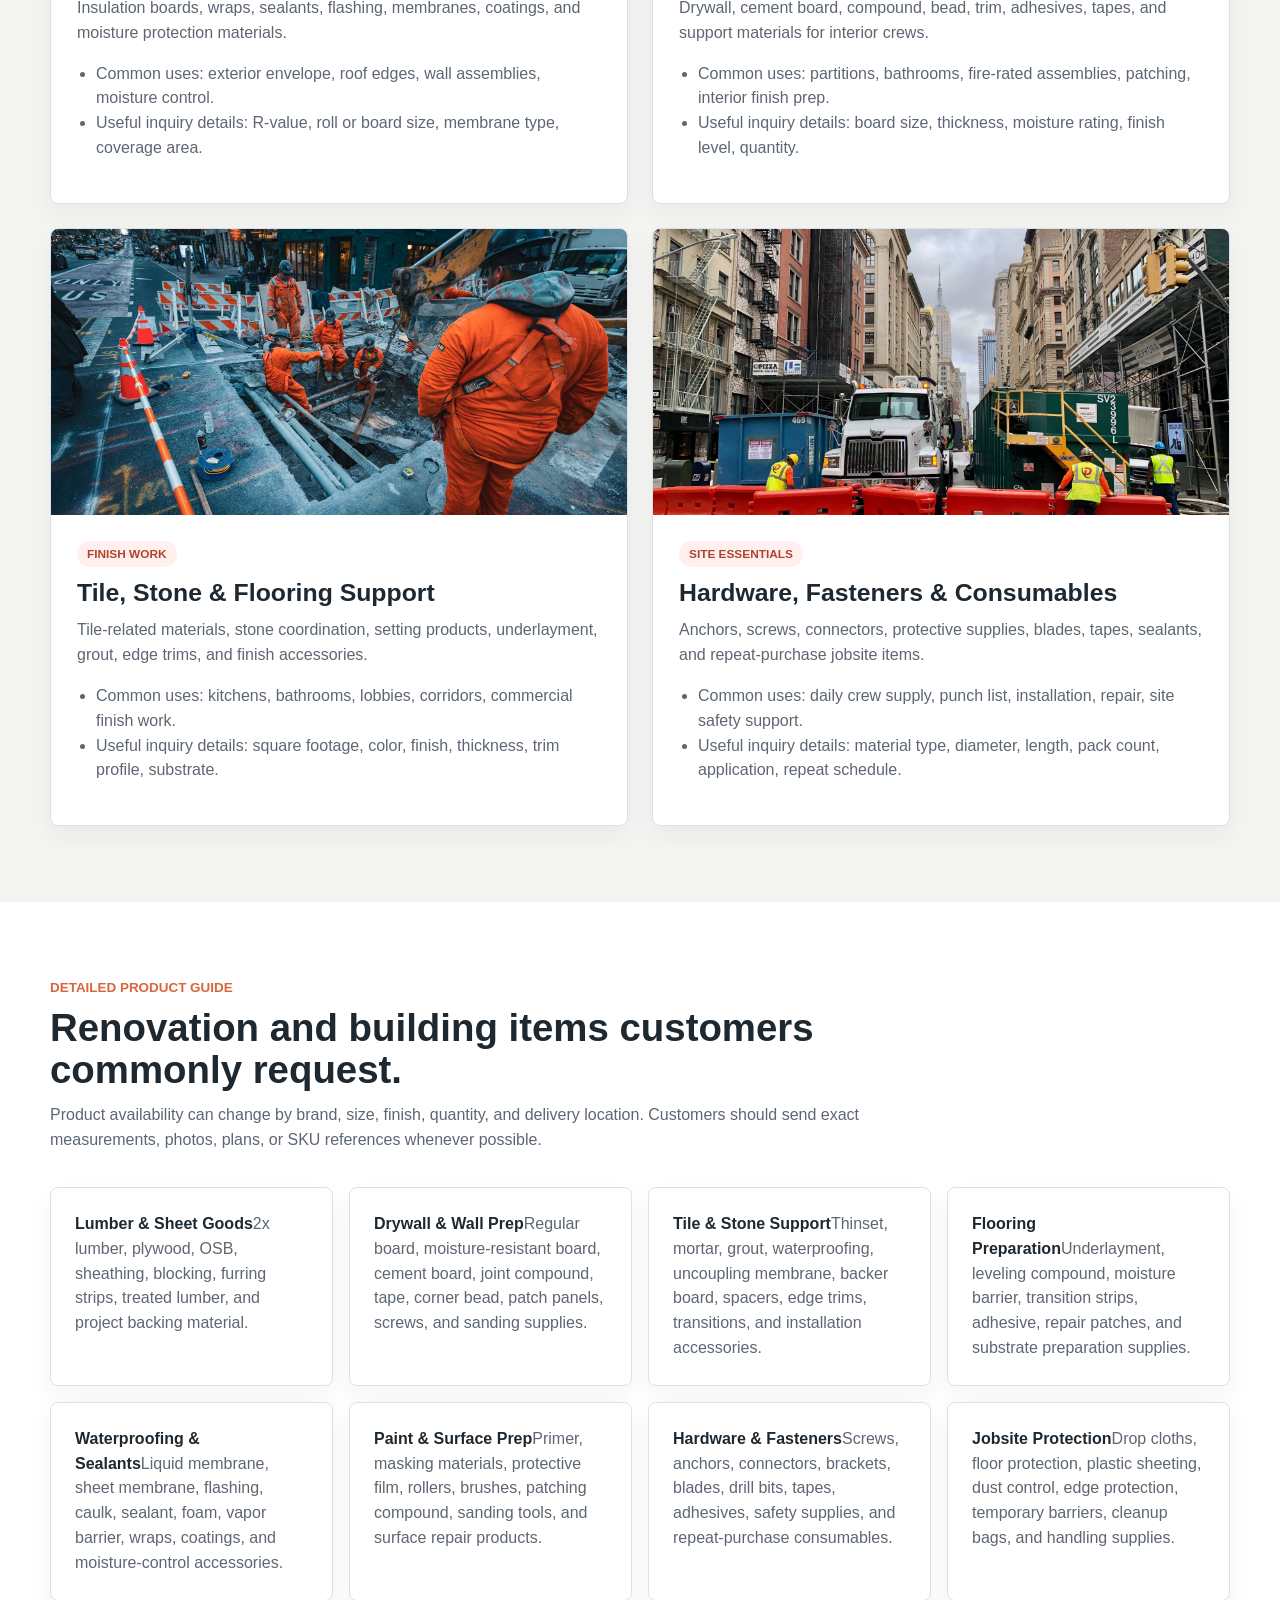
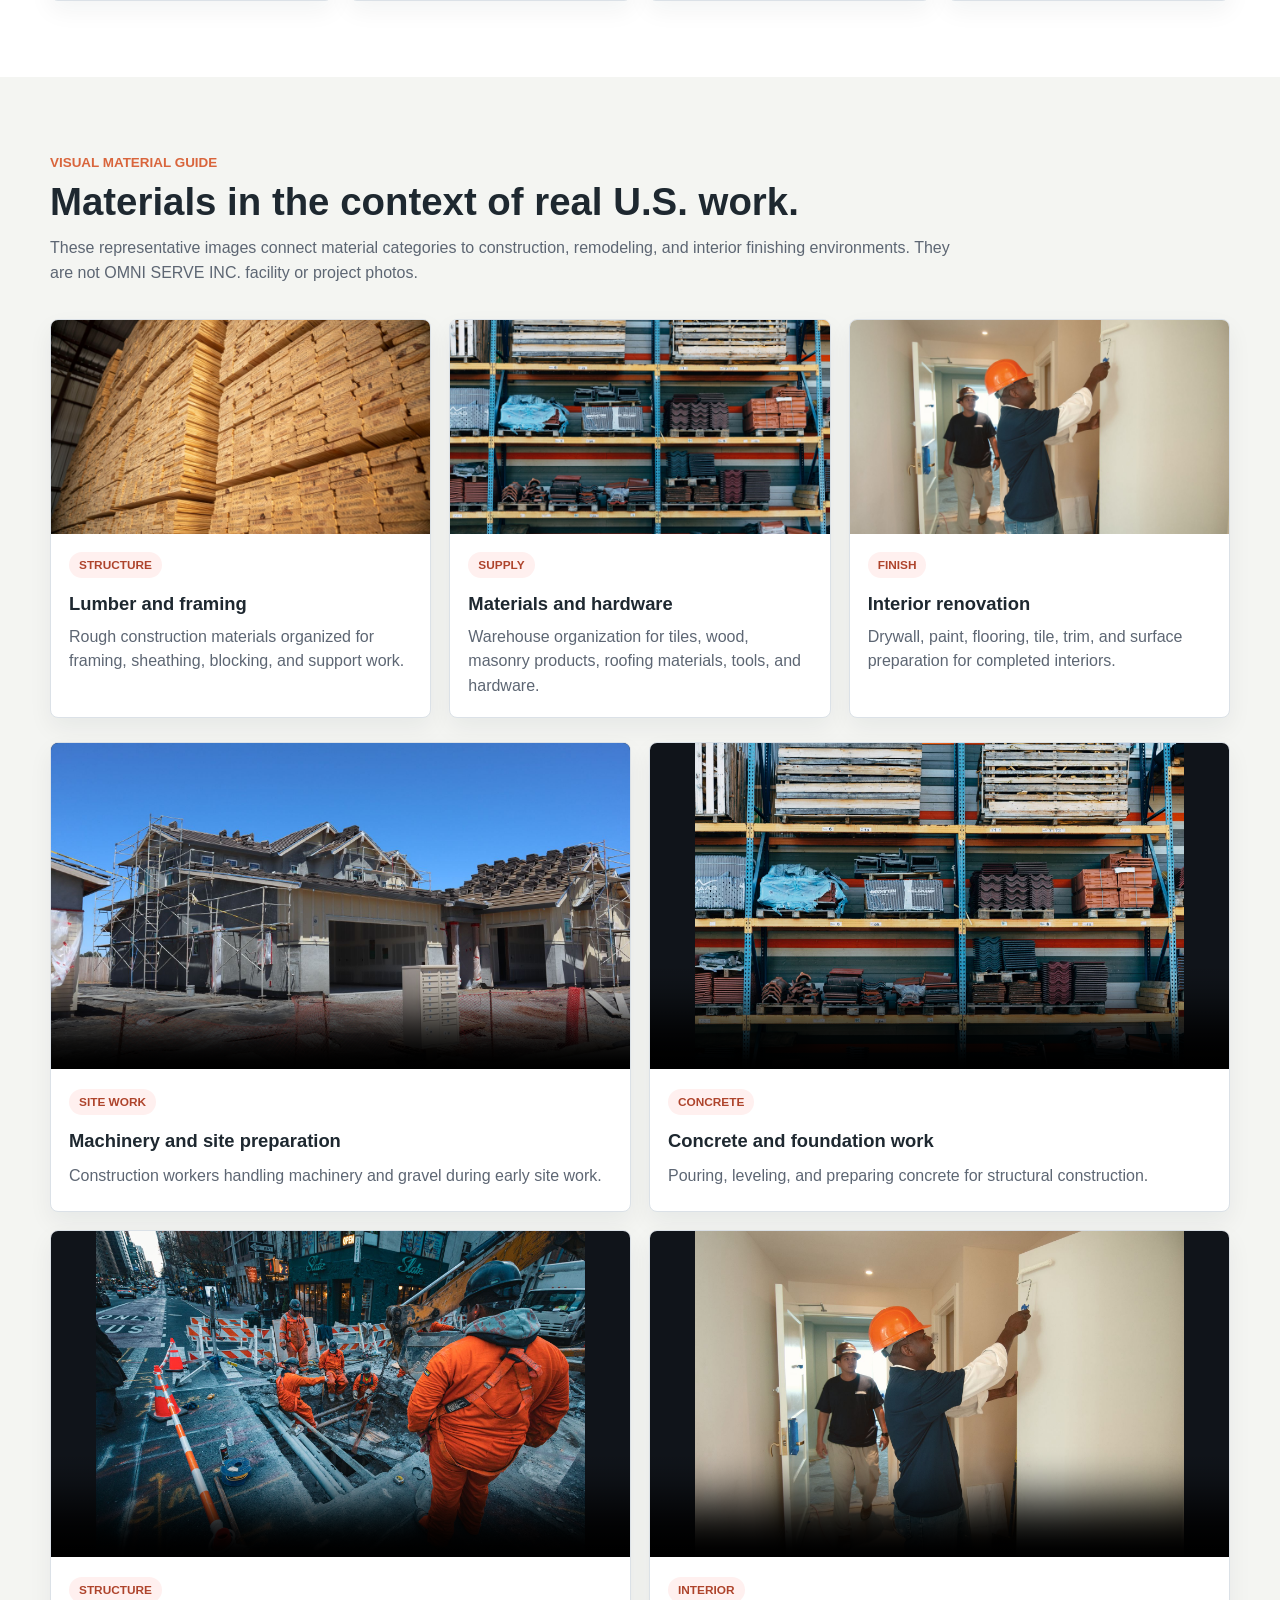
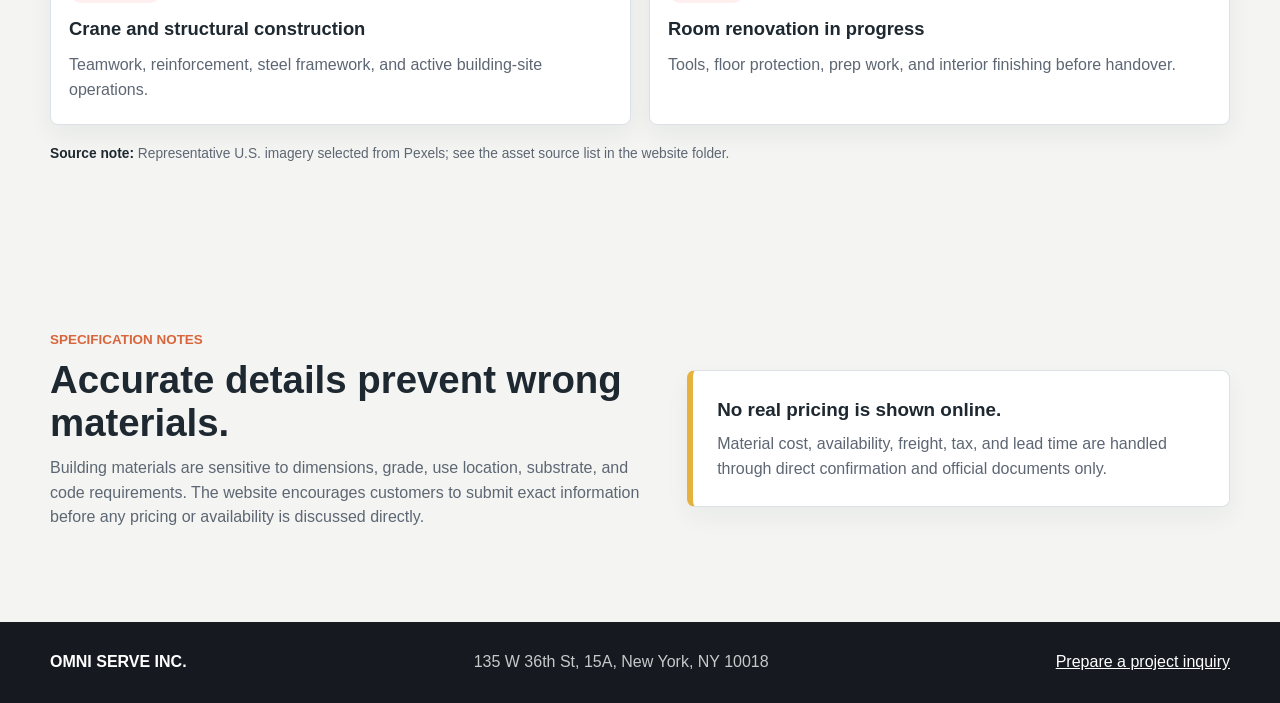
<file: materials.html>
<!DOCTYPE html>
<html lang="en">
<head>
  <meta charset="UTF-8">
  <meta name="viewport" content="width=device-width, initial-scale=1.0">
  <title>Construction Materials | OMNI SERVE INC.</title>
  <meta name="description" content="Construction, remodeling, and interior finishing material categories supported by OMNI SERVE INC.">
  <link rel="icon" href="assets/favicon.svg" type="image/svg+xml">
  <link rel="stylesheet" href="assets/site.css">
</head>
<body data-page="materials">
  <a class="skip-link" href="#main">Skip to content</a>
  <header class="site-header">
    <nav class="nav" aria-label="Primary navigation">
      <a class="brand" href="index.html"><span class="brand-mark">OS</span><span><strong>OMNI SERVE INC.</strong><small>Construction & Interiors | New York, NY</small></span></a>
      <button class="menu-toggle" type="button" aria-expanded="false" aria-controls="navLinks" aria-label="Toggle navigation"><span></span><span></span><span></span></button>
      <div class="nav-links" id="navLinks">
        <a data-nav="home" href="index.html">Home</a>
        <a data-nav="materials" href="materials.html">Materials</a>
        <a data-nav="trade" href="trade-supply.html">Trade Supply</a>
        <a data-nav="procurement" href="procurement.html">Procurement</a>
        <a data-nav="company" href="company.html">Company</a>
        <a data-nav="payments" href="payments.html">Payments</a>
        <a data-nav="contact" class="nav-cta" href="contact.html">Project Inquiry</a>
      </div>
    </nav>
  </header>

  <main id="main">
    <section class="page-hero materials-hero">
      <div class="page-hero-inner">
        <p class="eyebrow">Material Lines</p>
        <h1>Materials that support the build and the finish.</h1>
        <p class="lead">OMNI SERVE INC. organizes construction and interior finishing materials by project phase, from structure and enclosure to drywall, flooring, tile, paint, hardware, and jobsite protection. No prices are listed on this page.</p>
      </div>
    </section>

    <section class="section">
      <div class="section-inner">
        <div class="material-grid">
          <article class="material-card">
            <img src="assets/lumber-stacks.jpg" alt="Large stacks of lumber stored in an industrial warehouse">
            <div>
              <span class="pill">Shell & Frame</span>
              <h2>Lumber, Panels & Framing</h2>
              <p>Dimensional lumber, plywood, OSB, sheathing, blocking, framing accessories, and support items for rough construction.</p>
              <ul><li>Common uses: framing, sheathing, blocking, temporary protection.</li><li>Useful inquiry details: size, grade, thickness, quantity, treatment, delivery date.</li></ul>
            </div>
          </article>
          <article class="material-card">
            <img src="assets/construction-materials-shelves.jpg" alt="Construction materials arranged on warehouse shelves">
            <div>
              <span class="pill">Masonry & Base</span>
              <h2>Cement, Concrete & Masonry</h2>
              <p>Cement products, mortar, blocks, pavers, reinforcement accessories, patching materials, and masonry-related supplies.</p>
              <ul><li>Common uses: base work, block walls, repair, exterior hardscape.</li><li>Useful inquiry details: bag count, mix type, block dimensions, pallet count, jobsite access.</li></ul>
            </div>
          </article>
          <article class="material-card">
            <img src="assets/california-house-construction.jpg" alt="Modern residential house under construction in California">
            <div>
              <span class="pill">Envelope</span>
              <h2>Insulation & Waterproofing</h2>
              <p>Insulation boards, wraps, sealants, flashing, membranes, coatings, and moisture protection materials.</p>
              <ul><li>Common uses: exterior envelope, roof edges, wall assemblies, moisture control.</li><li>Useful inquiry details: R-value, roll or board size, membrane type, coverage area.</li></ul>
            </div>
          </article>
          <article class="material-card">
            <img src="assets/interior-renovation.jpg" alt="Construction workers painting an interior during renovation">
            <div>
              <span class="pill">Interior Buildout</span>
              <h2>Drywall, Board & Trim</h2>
              <p>Drywall, cement board, compound, bead, trim, adhesives, tapes, and support materials for interior crews.</p>
              <ul><li>Common uses: partitions, bathrooms, fire-rated assemblies, patching, interior finish prep.</li><li>Useful inquiry details: board size, thickness, moisture rating, finish level, quantity.</li></ul>
            </div>
          </article>
          <article class="material-card">
            <img src="assets/nyc-construction.jpg" alt="Construction workers working on a New York City street">
            <div>
              <span class="pill">Finish Work</span>
              <h2>Tile, Stone & Flooring Support</h2>
              <p>Tile-related materials, stone coordination, setting products, underlayment, grout, edge trims, and finish accessories.</p>
              <ul><li>Common uses: kitchens, bathrooms, lobbies, corridors, commercial finish work.</li><li>Useful inquiry details: square footage, color, finish, thickness, trim profile, substrate.</li></ul>
            </div>
          </article>
          <article class="material-card">
            <img src="assets/nyc-urban-construction.png" alt="Urban construction scene in New York City">
            <div>
              <span class="pill">Site Essentials</span>
              <h2>Hardware, Fasteners & Consumables</h2>
              <p>Anchors, screws, connectors, protective supplies, blades, tapes, sealants, and repeat-purchase jobsite items.</p>
              <ul><li>Common uses: daily crew supply, punch list, installation, repair, site safety support.</li><li>Useful inquiry details: material type, diameter, length, pack count, application, repeat schedule.</li></ul>
            </div>
          </article>
        </div>
      </div>
    </section>

    <section class="section alt">
      <div class="section-inner">
        <div class="section-head wide">
          <p class="section-kicker">Detailed Product Guide</p>
          <h2>Renovation and building items customers commonly request.</h2>
          <p>Product availability can change by brand, size, finish, quantity, and delivery location. Customers should send exact measurements, photos, plans, or SKU references whenever possible.</p>
        </div>
        <div class="check-grid">
          <div><strong>Lumber & Sheet Goods</strong><span>2x lumber, plywood, OSB, sheathing, blocking, furring strips, treated lumber, and project backing material.</span></div>
          <div><strong>Drywall & Wall Prep</strong><span>Regular board, moisture-resistant board, cement board, joint compound, tape, corner bead, patch panels, screws, and sanding supplies.</span></div>
          <div><strong>Tile & Stone Support</strong><span>Thinset, mortar, grout, waterproofing, uncoupling membrane, backer board, spacers, edge trims, transitions, and installation accessories.</span></div>
          <div><strong>Flooring Preparation</strong><span>Underlayment, leveling compound, moisture barrier, transition strips, adhesive, repair patches, and substrate preparation supplies.</span></div>
          <div><strong>Waterproofing & Sealants</strong><span>Liquid membrane, sheet membrane, flashing, caulk, sealant, foam, vapor barrier, wraps, coatings, and moisture-control accessories.</span></div>
          <div><strong>Paint & Surface Prep</strong><span>Primer, masking materials, protective film, rollers, brushes, patching compound, sanding tools, and surface repair products.</span></div>
          <div><strong>Hardware & Fasteners</strong><span>Screws, anchors, connectors, brackets, blades, drill bits, tapes, adhesives, safety supplies, and repeat-purchase consumables.</span></div>
          <div><strong>Jobsite Protection</strong><span>Drop cloths, floor protection, plastic sheeting, dust control, edge protection, temporary barriers, cleanup bags, and handling supplies.</span></div>
        </div>
      </div>
    </section>

    <section class="section" id="product-videos">
      <div class="section-inner">
        <div class="section-head wide">
          <p class="section-kicker">Visual Material Guide</p>
          <h2>Materials in the context of real U.S. work.</h2>
          <p>These representative images connect material categories to construction, remodeling, and interior finishing environments. They are not OMNI SERVE INC. facility or project photos.</p>
        </div>
        <div class="media-highlights">
          <article><img src="assets/lumber-stacks.jpg" alt="Stacks of lumber in an industrial warehouse"><div><span class="pill">Structure</span><h3>Lumber and framing</h3><p>Rough construction materials organized for framing, sheathing, blocking, and support work.</p></div></article>
          <article><img src="assets/construction-materials-shelves.jpg" alt="Tiles and construction materials arranged on shelves"><div><span class="pill">Supply</span><h3>Materials and hardware</h3><p>Warehouse organization for tiles, wood, masonry products, roofing materials, tools, and hardware.</p></div></article>
          <article><img src="assets/interior-renovation.jpg" alt="Workers painting an interior during renovation"><div><span class="pill">Finish</span><h3>Interior renovation</h3><p>Drywall, paint, flooring, tile, trim, and surface preparation for completed interiors.</p></div></article>
        </div>
        <div class="product-video-grid video-library">
          <article class="product-video-card">
            <video controls muted playsinline preload="none" poster="assets/california-house-construction.jpg">
              <source src="assets/construction-workers-machinery.mp4" type="video/mp4">
              Your browser does not support HTML5 video.
            </video>
            <div><span class="pill">Site Work</span><h3>Machinery and site preparation</h3><p>Construction workers handling machinery and gravel during early site work.</p></div>
          </article>
          <article class="product-video-card">
            <video controls muted playsinline preload="none" poster="assets/construction-materials-shelves.jpg">
              <source src="assets/concrete-pour.mp4" type="video/mp4">
              Your browser does not support HTML5 video.
            </video>
            <div><span class="pill">Concrete</span><h3>Concrete and foundation work</h3><p>Pouring, leveling, and preparing concrete for structural construction.</p></div>
          </article>
          <article class="product-video-card">
            <video controls muted playsinline preload="none" poster="assets/nyc-construction.jpg">
              <source src="assets/construction-site-crane.mp4" type="video/mp4">
              Your browser does not support HTML5 video.
            </video>
            <div><span class="pill">Structure</span><h3>Crane and structural construction</h3><p>Teamwork, reinforcement, steel framework, and active building-site operations.</p></div>
          </article>
          <article class="product-video-card">
            <video controls muted playsinline preload="none" poster="assets/interior-renovation.jpg">
              <source src="assets/room-renovation.mp4" type="video/mp4">
              Your browser does not support HTML5 video.
            </video>
            <div><span class="pill">Interior</span><h3>Room renovation in progress</h3><p>Tools, floor protection, prep work, and interior finishing before handover.</p></div>
          </article>
        </div>
        <p class="asset-note"><strong>Source note:</strong> Representative U.S. imagery selected from Pexels; see the asset source list in the website folder.</p>
      </div>
    </section>

    <section class="section">
      <div class="section-inner split">
        <div>
          <p class="section-kicker">Specification Notes</p>
          <h2>Accurate details prevent wrong materials.</h2>
          <p>Building materials are sensitive to dimensions, grade, use location, substrate, and code requirements. The website encourages customers to submit exact information before any pricing or availability is discussed directly.</p>
        </div>
        <div class="notice-card">
          <strong>No real pricing is shown online.</strong>
          <span>Material cost, availability, freight, tax, and lead time are handled through direct confirmation and official documents only.</span>
        </div>
      </div>
    </section>
  </main>

  <footer class="site-footer"><div class="footer-inner"><strong>OMNI SERVE INC.</strong><span>135 W 36th St, 15A, New York, NY 10018</span><span><a href="contact.html">Prepare a project inquiry</a></span></div></footer>
  <script src="assets/site.js"></script>
</body>
</html>
</file>
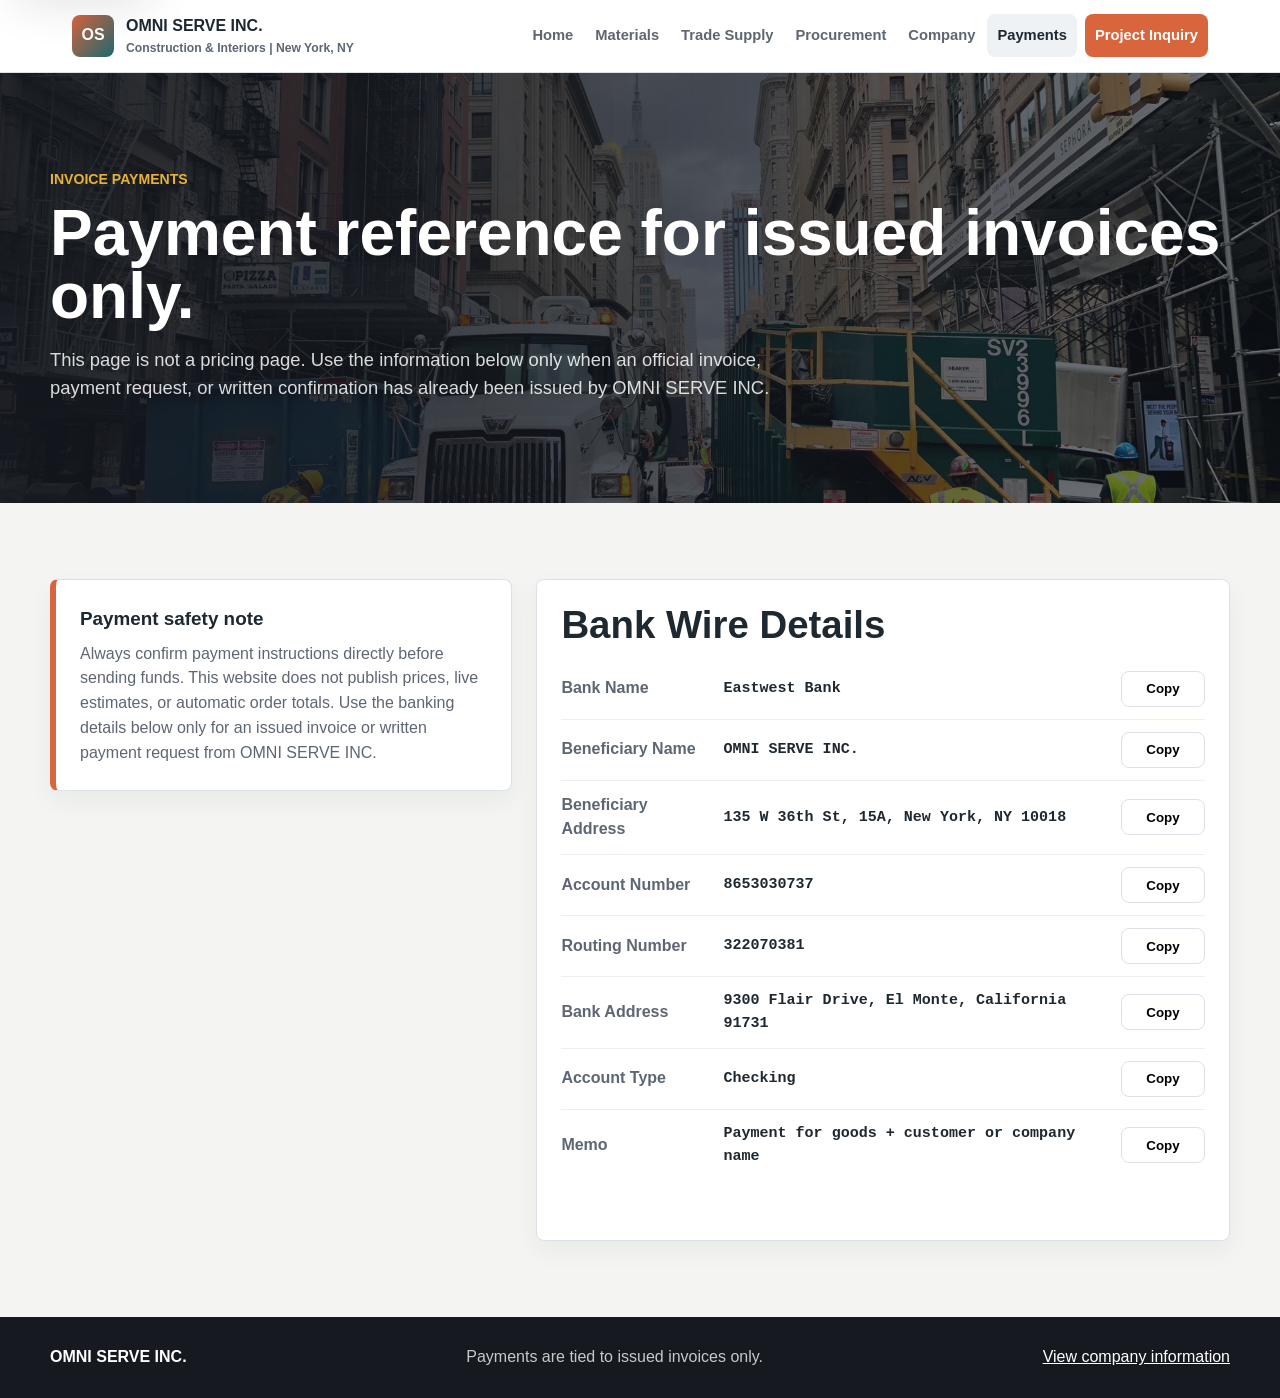
<file: payments.html>
<!DOCTYPE html>
<html lang="en">
<head>
  <meta charset="UTF-8">
  <meta name="viewport" content="width=device-width, initial-scale=1.0">
  <title>Payments | OMNI SERVE INC.</title>
  <meta name="description" content="Payment reference information for issued invoices from OMNI SERVE INC.">
  <link rel="icon" href="assets/favicon.svg" type="image/svg+xml">
  <link rel="stylesheet" href="assets/site.css">
</head>
<body data-page="payments">
  <a class="skip-link" href="#main">Skip to content</a>
  <header class="site-header">
    <nav class="nav" aria-label="Primary navigation">
      <a class="brand" href="index.html"><span class="brand-mark">OS</span><span><strong>OMNI SERVE INC.</strong><small>Construction & Interiors | New York, NY</small></span></a>
      <button class="menu-toggle" type="button" aria-expanded="false" aria-controls="navLinks" aria-label="Toggle navigation"><span></span><span></span><span></span></button>
      <div class="nav-links" id="navLinks">
        <a data-nav="home" href="index.html">Home</a>
        <a data-nav="materials" href="materials.html">Materials</a>
        <a data-nav="trade" href="trade-supply.html">Trade Supply</a>
        <a data-nav="procurement" href="procurement.html">Procurement</a>
        <a data-nav="company" href="company.html">Company</a>
        <a data-nav="payments" href="payments.html">Payments</a>
        <a data-nav="contact" class="nav-cta" href="contact.html">Project Inquiry</a>
      </div>
    </nav>
  </header>

  <main id="main">
    <section class="page-hero payments-hero">
      <div class="page-hero-inner">
        <p class="eyebrow">Invoice Payments</p>
        <h1>Payment reference for issued invoices only.</h1>
        <p class="lead">This page is not a pricing page. Use the information below only when an official invoice, payment request, or written confirmation has already been issued by OMNI SERVE INC.</p>
      </div>
    </section>

    <section class="section">
      <div class="section-inner payment-layout">
        <div class="notice-card strong">
          <strong>Payment safety note</strong>
          <span>Always confirm payment instructions directly before sending funds. This website does not publish prices, live estimates, or automatic order totals. Use the banking details below only for an issued invoice or written payment request from OMNI SERVE INC.</span>
        </div>
        <div class="payment-card">
          <h2>Bank Wire Details</h2>
          <div class="copy-grid">
            <div class="copy-row"><span>Bank Name</span><strong>Eastwest Bank</strong><button type="button" data-copy="Eastwest Bank">Copy</button></div>
            <div class="copy-row"><span>Beneficiary Name</span><strong>OMNI SERVE INC.</strong><button type="button" data-copy="OMNI SERVE INC.">Copy</button></div>
            <div class="copy-row"><span>Beneficiary Address</span><strong>135 W 36th St, 15A, New York, NY 10018</strong><button type="button" data-copy="135 W 36th St, 15A, New York, NY 10018">Copy</button></div>
            <div class="copy-row"><span>Account Number</span><strong>8653030737</strong><button type="button" data-copy="8653030737">Copy</button></div>
            <div class="copy-row"><span>Routing Number</span><strong>322070381</strong><button type="button" data-copy="322070381">Copy</button></div>
            <div class="copy-row"><span>Bank Address</span><strong>9300 Flair Drive, El Monte, California 91731</strong><button type="button" data-copy="9300 Flair Drive, El Monte, California 91731">Copy</button></div>
            <div class="copy-row"><span>Account Type</span><strong>Checking</strong><button type="button" data-copy="Checking">Copy</button></div>
            <div class="copy-row"><span>Memo</span><strong>Payment for goods + customer or company name</strong><button type="button" data-copy="Payment for goods + customer or company name">Copy</button></div>
          </div>
          <p class="copy-status" aria-live="polite"></p>
        </div>
      </div>
    </section>
  </main>

  <footer class="site-footer"><div class="footer-inner"><strong>OMNI SERVE INC.</strong><span>Payments are tied to issued invoices only.</span><span><a href="company.html">View company information</a></span></div></footer>
  <script src="assets/site.js"></script>
</body>
</html>
</file>
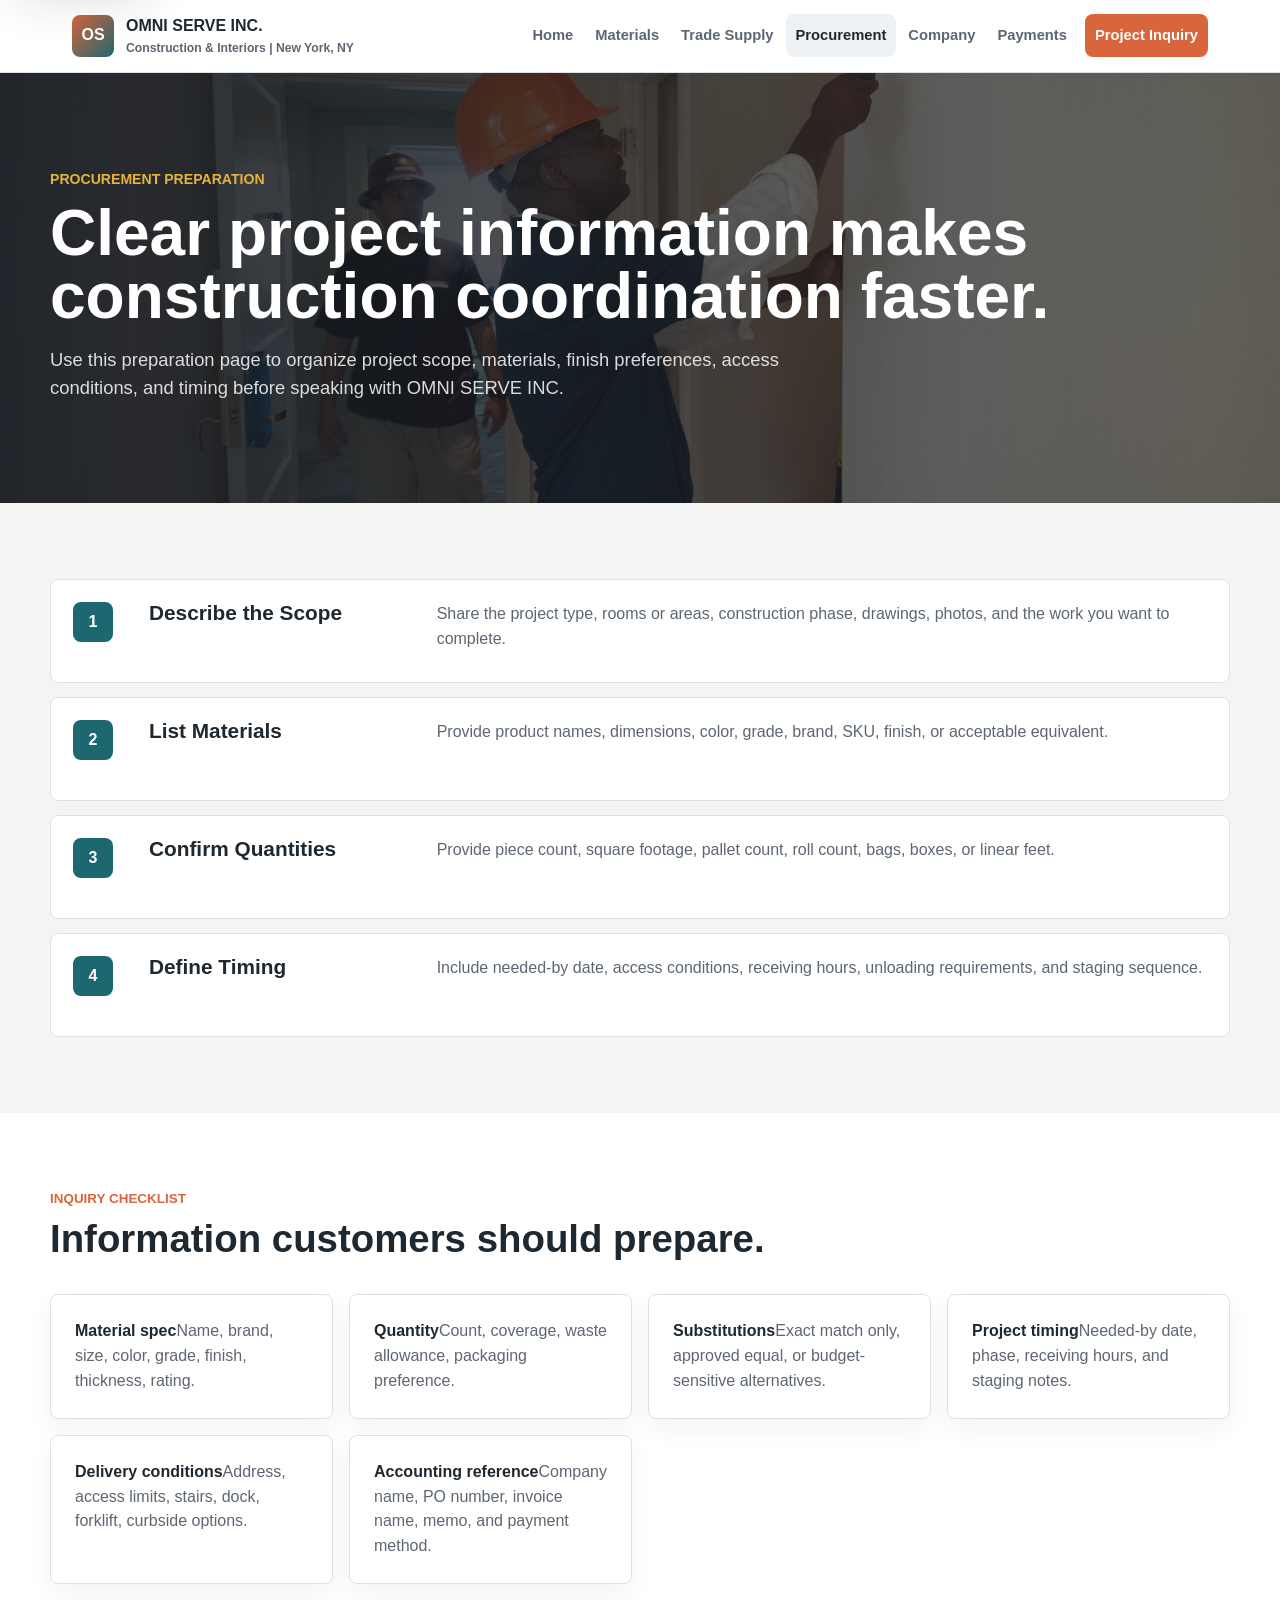
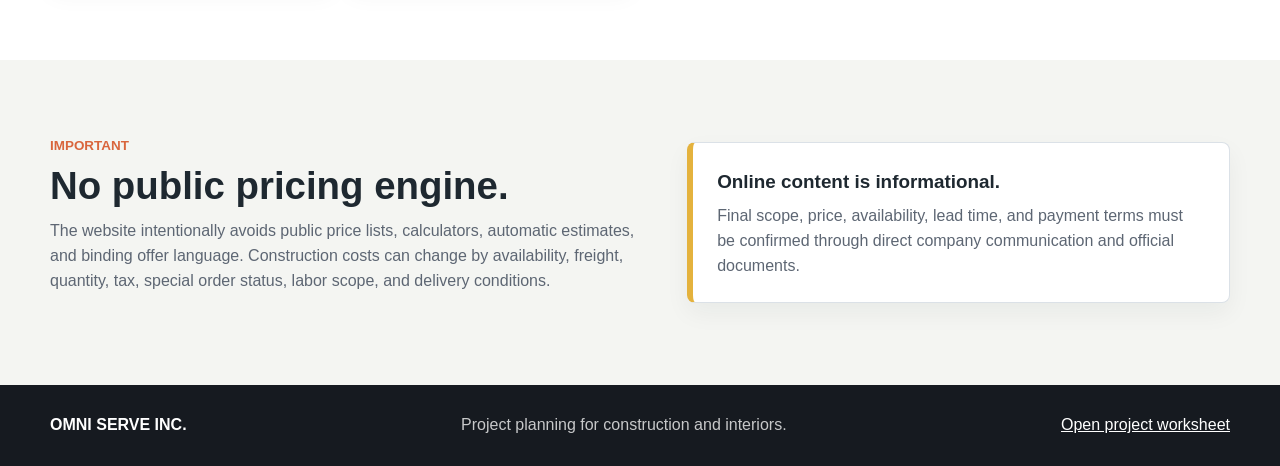
<file: procurement.html>
<!DOCTYPE html>
<html lang="en">
<head>
  <meta charset="UTF-8">
  <meta name="viewport" content="width=device-width, initial-scale=1.0">
  <title>Project Planning | OMNI SERVE INC.</title>
  <meta name="description" content="Project planning and construction material inquiry checklist for OMNI SERVE INC. customers.">
  <link rel="icon" href="assets/favicon.svg" type="image/svg+xml">
  <link rel="stylesheet" href="assets/site.css">
</head>
<body data-page="procurement">
  <a class="skip-link" href="#main">Skip to content</a>
  <header class="site-header">
    <nav class="nav" aria-label="Primary navigation">
      <a class="brand" href="index.html"><span class="brand-mark">OS</span><span><strong>OMNI SERVE INC.</strong><small>Construction & Interiors | New York, NY</small></span></a>
      <button class="menu-toggle" type="button" aria-expanded="false" aria-controls="navLinks" aria-label="Toggle navigation"><span></span><span></span><span></span></button>
      <div class="nav-links" id="navLinks">
        <a data-nav="home" href="index.html">Home</a>
        <a data-nav="materials" href="materials.html">Materials</a>
        <a data-nav="trade" href="trade-supply.html">Trade Supply</a>
        <a data-nav="procurement" href="procurement.html">Procurement</a>
        <a data-nav="company" href="company.html">Company</a>
        <a data-nav="payments" href="payments.html">Payments</a>
        <a data-nav="contact" class="nav-cta" href="contact.html">Project Inquiry</a>
      </div>
    </nav>
  </header>

  <main id="main">
    <section class="page-hero procurement-hero">
      <div class="page-hero-inner">
        <p class="eyebrow">Procurement Preparation</p>
        <h1>Clear project information makes construction coordination faster.</h1>
        <p class="lead">Use this preparation page to organize project scope, materials, finish preferences, access conditions, and timing before speaking with OMNI SERVE INC.</p>
      </div>
    </section>

    <section class="section">
      <div class="section-inner">
        <div class="timeline">
          <article><span>1</span><h2>Describe the Scope</h2><p>Share the project type, rooms or areas, construction phase, drawings, photos, and the work you want to complete.</p></article>
          <article><span>2</span><h2>List Materials</h2><p>Provide product names, dimensions, color, grade, brand, SKU, finish, or acceptable equivalent.</p></article>
          <article><span>3</span><h2>Confirm Quantities</h2><p>Provide piece count, square footage, pallet count, roll count, bags, boxes, or linear feet.</p></article>
          <article><span>4</span><h2>Define Timing</h2><p>Include needed-by date, access conditions, receiving hours, unloading requirements, and staging sequence.</p></article>
        </div>
      </div>
    </section>

    <section class="section alt">
      <div class="section-inner">
        <div class="section-head wide">
          <p class="section-kicker">Inquiry Checklist</p>
          <h2>Information customers should prepare.</h2>
        </div>
        <div class="check-grid">
          <div><strong>Material spec</strong><span>Name, brand, size, color, grade, finish, thickness, rating.</span></div>
          <div><strong>Quantity</strong><span>Count, coverage, waste allowance, packaging preference.</span></div>
          <div><strong>Substitutions</strong><span>Exact match only, approved equal, or budget-sensitive alternatives.</span></div>
          <div><strong>Project timing</strong><span>Needed-by date, phase, receiving hours, and staging notes.</span></div>
          <div><strong>Delivery conditions</strong><span>Address, access limits, stairs, dock, forklift, curbside options.</span></div>
          <div><strong>Accounting reference</strong><span>Company name, PO number, invoice name, memo, and payment method.</span></div>
        </div>
      </div>
    </section>

    <section class="section">
      <div class="section-inner split">
        <div>
          <p class="section-kicker">Important</p>
          <h2>No public pricing engine.</h2>
          <p>The website intentionally avoids public price lists, calculators, automatic estimates, and binding offer language. Construction costs can change by availability, freight, quantity, tax, special order status, labor scope, and delivery conditions.</p>
        </div>
        <div class="notice-card">
          <strong>Online content is informational.</strong>
          <span>Final scope, price, availability, lead time, and payment terms must be confirmed through direct company communication and official documents.</span>
        </div>
      </div>
    </section>
  </main>

  <footer class="site-footer"><div class="footer-inner"><strong>OMNI SERVE INC.</strong><span>Project planning for construction and interiors.</span><span><a href="contact.html">Open project worksheet</a></span></div></footer>
  <script src="assets/site.js"></script>
</body>
</html>
</file>
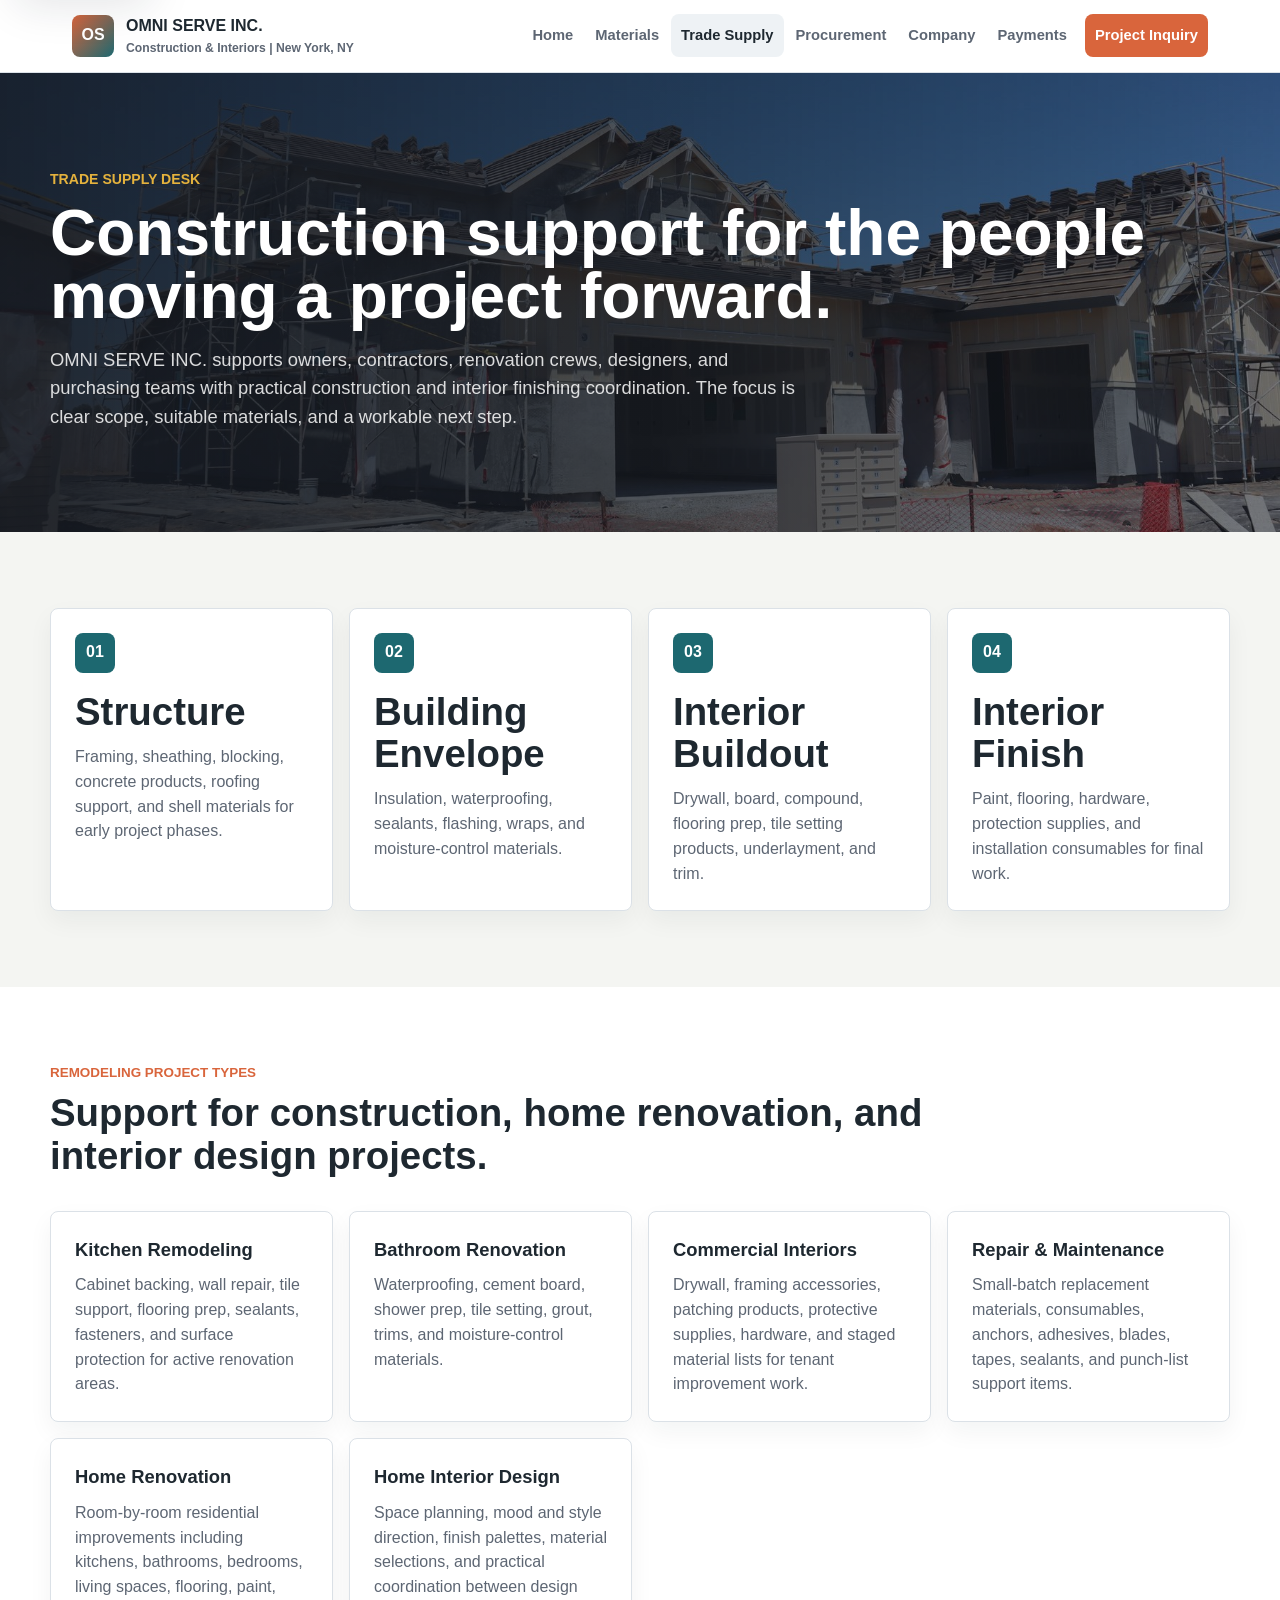
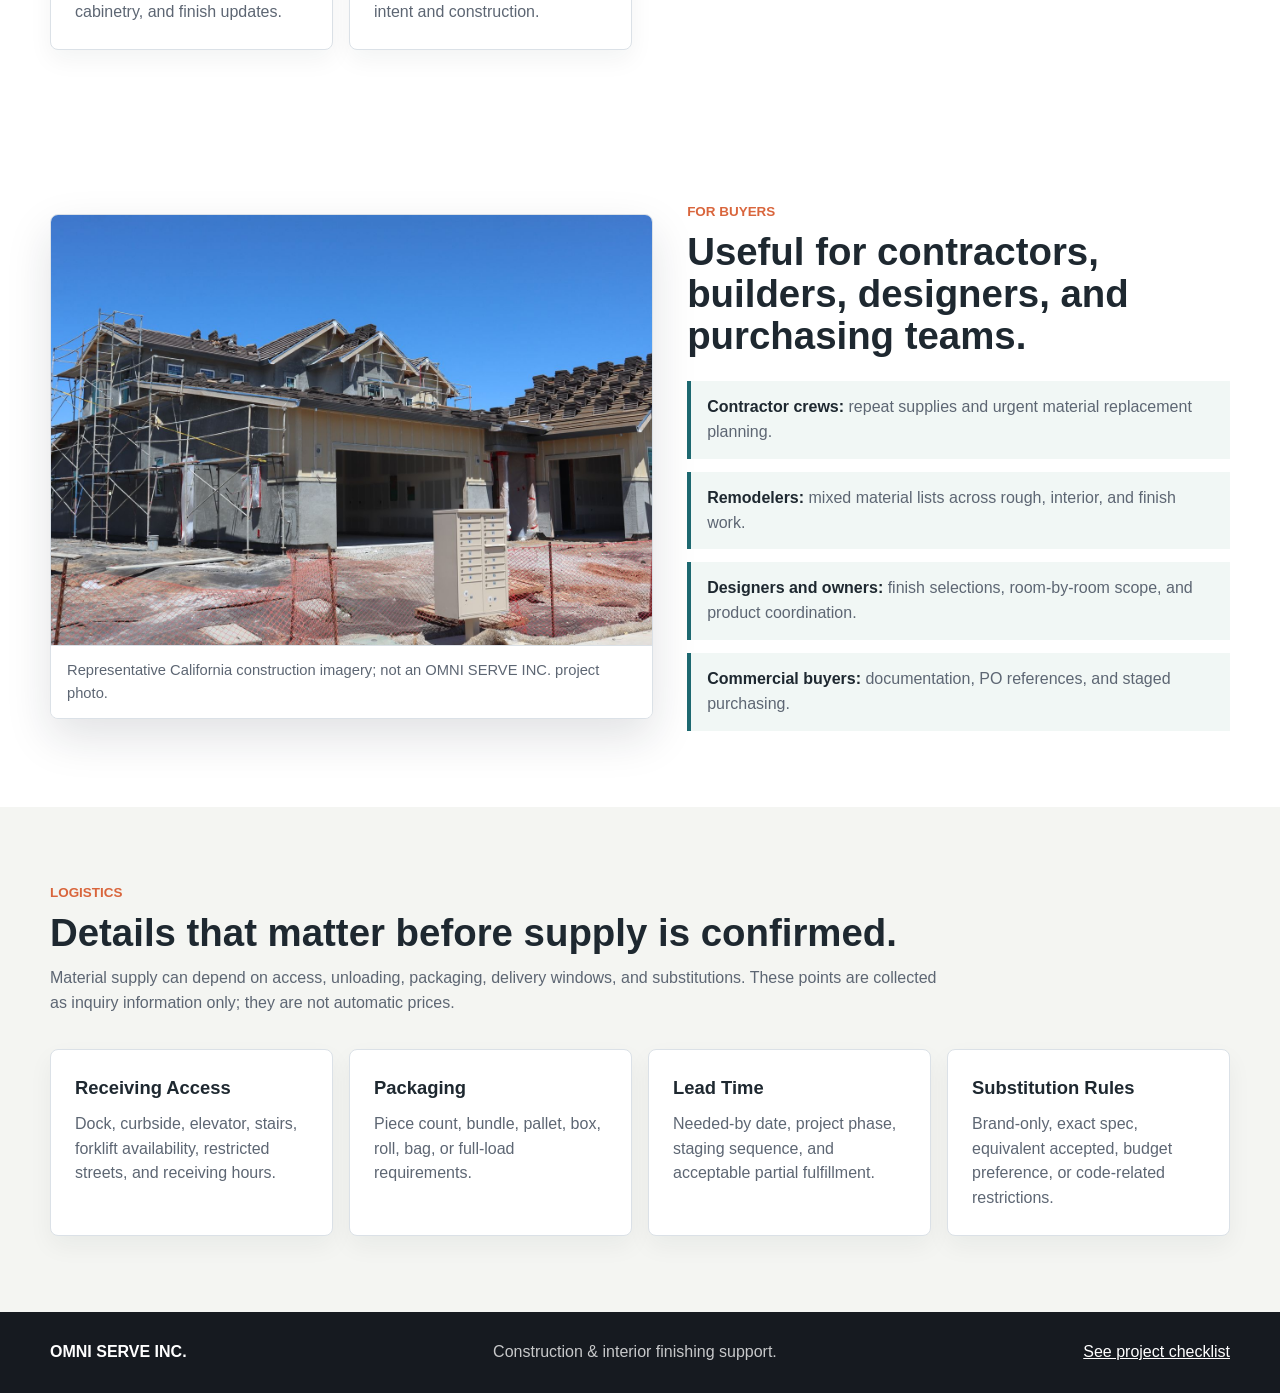
<file: trade-supply.html>
<!DOCTYPE html>
<html lang="en">
<head>
  <meta charset="UTF-8">
  <meta name="viewport" content="width=device-width, initial-scale=1.0">
  <title>Construction & Renovation | OMNI SERVE INC.</title>
  <meta name="description" content="Construction and renovation support from OMNI SERVE INC. for contractors, owners, designers, and project purchasing teams.">
  <link rel="icon" href="assets/favicon.svg" type="image/svg+xml">
  <link rel="stylesheet" href="assets/site.css">
</head>
<body data-page="trade">
  <a class="skip-link" href="#main">Skip to content</a>
  <header class="site-header">
    <nav class="nav" aria-label="Primary navigation">
      <a class="brand" href="index.html"><span class="brand-mark">OS</span><span><strong>OMNI SERVE INC.</strong><small>Construction & Interiors | New York, NY</small></span></a>
      <button class="menu-toggle" type="button" aria-expanded="false" aria-controls="navLinks" aria-label="Toggle navigation"><span></span><span></span><span></span></button>
      <div class="nav-links" id="navLinks">
        <a data-nav="home" href="index.html">Home</a>
        <a data-nav="materials" href="materials.html">Materials</a>
        <a data-nav="trade" href="trade-supply.html">Trade Supply</a>
        <a data-nav="procurement" href="procurement.html">Procurement</a>
        <a data-nav="company" href="company.html">Company</a>
        <a data-nav="payments" href="payments.html">Payments</a>
        <a data-nav="contact" class="nav-cta" href="contact.html">Project Inquiry</a>
      </div>
    </nav>
  </header>

  <main id="main">
    <section class="page-hero trade-hero">
      <div class="page-hero-inner">
        <p class="eyebrow">Trade Supply Desk</p>
        <h1>Construction support for the people moving a project forward.</h1>
        <p class="lead">OMNI SERVE INC. supports owners, contractors, renovation crews, designers, and purchasing teams with practical construction and interior finishing coordination. The focus is clear scope, suitable materials, and a workable next step.</p>
      </div>
    </section>

    <section class="section">
      <div class="section-inner">
        <div class="phase-grid">
          <article><span>01</span><h2>Structure</h2><p>Framing, sheathing, blocking, concrete products, roofing support, and shell materials for early project phases.</p></article>
          <article><span>02</span><h2>Building Envelope</h2><p>Insulation, waterproofing, sealants, flashing, wraps, and moisture-control materials.</p></article>
          <article><span>03</span><h2>Interior Buildout</h2><p>Drywall, board, compound, flooring prep, tile setting products, underlayment, and trim.</p></article>
          <article><span>04</span><h2>Interior Finish</h2><p>Paint, flooring, hardware, protection supplies, and installation consumables for final work.</p></article>
        </div>
      </div>
    </section>

    <section class="section alt">
      <div class="section-inner">
        <div class="section-head wide">
          <p class="section-kicker">Remodeling Project Types</p>
          <h2>Support for construction, home renovation, and interior design projects.</h2>
        </div>
        <div class="info-grid">
          <div class="info-card"><h3>Kitchen Remodeling</h3><p>Cabinet backing, wall repair, tile support, flooring prep, sealants, fasteners, and surface protection for active renovation areas.</p></div>
          <div class="info-card"><h3>Bathroom Renovation</h3><p>Waterproofing, cement board, shower prep, tile setting, grout, trims, and moisture-control materials.</p></div>
          <div class="info-card"><h3>Commercial Interiors</h3><p>Drywall, framing accessories, patching products, protective supplies, hardware, and staged material lists for tenant improvement work.</p></div>
          <div class="info-card"><h3>Repair & Maintenance</h3><p>Small-batch replacement materials, consumables, anchors, adhesives, blades, tapes, sealants, and punch-list support items.</p></div>
          <div class="info-card"><h3>Home Renovation</h3><p>Room-by-room residential improvements including kitchens, bathrooms, bedrooms, living spaces, flooring, paint, cabinetry, and finish updates.</p></div>
          <div class="info-card"><h3>Home Interior Design</h3><p>Space planning, mood and style direction, finish palettes, material selections, and practical coordination between design intent and construction.</p></div>
        </div>
      </div>
    </section>

    <section class="section alt">
      <div class="section-inner split">
        <figure class="image-frame">
          <img src="assets/california-house-construction.jpg" alt="Modern house under construction in California">
          <figcaption>Representative California construction imagery; not an OMNI SERVE INC. project photo.</figcaption>
        </figure>
        <div>
          <p class="section-kicker">For Buyers</p>
          <h2>Useful for contractors, builders, designers, and purchasing teams.</h2>
          <ul class="check-list">
            <li><strong>Contractor crews:</strong> repeat supplies and urgent material replacement planning.</li>
            <li><strong>Remodelers:</strong> mixed material lists across rough, interior, and finish work.</li>
            <li><strong>Designers and owners:</strong> finish selections, room-by-room scope, and product coordination.</li>
            <li><strong>Commercial buyers:</strong> documentation, PO references, and staged purchasing.</li>
          </ul>
        </div>
      </div>
    </section>

    <section class="section">
      <div class="section-inner">
        <div class="section-head wide">
          <p class="section-kicker">Logistics</p>
          <h2>Details that matter before supply is confirmed.</h2>
          <p>Material supply can depend on access, unloading, packaging, delivery windows, and substitutions. These points are collected as inquiry information only; they are not automatic prices.</p>
        </div>
        <div class="info-grid">
          <div class="info-card"><h3>Receiving Access</h3><p>Dock, curbside, elevator, stairs, forklift availability, restricted streets, and receiving hours.</p></div>
          <div class="info-card"><h3>Packaging</h3><p>Piece count, bundle, pallet, box, roll, bag, or full-load requirements.</p></div>
          <div class="info-card"><h3>Lead Time</h3><p>Needed-by date, project phase, staging sequence, and acceptable partial fulfillment.</p></div>
          <div class="info-card"><h3>Substitution Rules</h3><p>Brand-only, exact spec, equivalent accepted, budget preference, or code-related restrictions.</p></div>
        </div>
      </div>
    </section>
  </main>

  <footer class="site-footer"><div class="footer-inner"><strong>OMNI SERVE INC.</strong><span>Construction & interior finishing support.</span><span><a href="procurement.html">See project checklist</a></span></div></footer>
  <script src="assets/site.js"></script>
</body>
</html>
</file>
<file: assets/site.css>
:root {
  --ink: #1e2830;
  --muted: #5d6673;
  --paper: #f4f5f2;
  --surface: #ffffff;
  --line: #dbe1e7;
  --brick: #d9653c;
  --brick-dark: #ae442c;
  --steel: #1d6870;
  --blue: #315c8c;
  --yellow: #e4b23d;
  --shadow: 0 18px 45px rgba(24, 33, 43, 0.13);
  --radius: 8px;
  --max: 1180px;
}

* { box-sizing: border-box; }
html { scroll-behavior: smooth; max-width: 100%; overflow-x: hidden; }
body {
  margin: 0;
  color: var(--ink);
  background: var(--paper);
  font-family: Arial, Helvetica, sans-serif;
  line-height: 1.55;
  max-width: 100%;
  overflow-x: hidden;
}
img { display: block; max-width: 100%; }
a { color: inherit; }
h1, h2, h3, p { margin-top: 0; }
h1 { margin-bottom: 18px; font-size: clamp(2.35rem, 5vw, 4.7rem); line-height: 0.98; letter-spacing: 0; }
h2 { margin-bottom: 12px; font-size: clamp(1.65rem, 3vw, 2.55rem); line-height: 1.1; letter-spacing: 0; }
h3 { margin-bottom: 9px; font-size: 1.15rem; }
p { color: var(--muted); }
.skip-link {
  position: absolute;
  top: -60px;
  left: 16px;
  z-index: 1000;
  padding: 10px 14px;
  border-radius: var(--radius);
  background: var(--surface);
  box-shadow: var(--shadow);
}
.skip-link:focus { top: 16px; }

.site-header {
  position: sticky;
  top: 0;
  z-index: 50;
  background: rgba(255, 255, 255, 0.95);
  border-bottom: 1px solid rgba(219, 225, 231, 0.95);
  backdrop-filter: blur(14px);
}
.nav {
  width: min(100%, var(--max));
  margin: 0 auto;
  padding: 14px 22px;
  display: flex;
  align-items: center;
  justify-content: space-between;
  gap: 18px;
}
.brand {
  display: inline-flex;
  align-items: center;
  gap: 12px;
  text-decoration: none;
  font-weight: 900;
  white-space: nowrap;
}
.brand small {
  display: block;
  color: var(--muted);
  font-size: 0.76rem;
  font-weight: 800;
}
.brand-mark {
  width: 42px;
  height: 42px;
  border-radius: var(--radius);
  display: grid;
  place-items: center;
  color: #fff;
  background: linear-gradient(135deg, var(--brick), var(--steel));
  font-weight: 900;
}
.nav-links { display: flex; align-items: center; gap: 2px; }
.nav-links a {
  padding: 10px 10px;
  border-radius: var(--radius);
  color: var(--muted);
  text-decoration: none;
  font-size: 0.92rem;
  font-weight: 800;
}
.nav-links a:hover,
.nav-links a:focus-visible,
.nav-links a.is-active {
  color: var(--ink);
  background: #eef2f5;
  outline: none;
}
.nav-links .nav-cta {
  margin-left: 6px;
  color: #fff;
  background: var(--brick);
}
.nav-links .nav-cta:hover,
.nav-links .nav-cta:focus-visible,
.nav-links .nav-cta.is-active {
  color: #fff;
  background: var(--brick-dark);
}
.menu-toggle {
  display: none;
  width: 44px;
  height: 44px;
  border: 1px solid var(--line);
  border-radius: var(--radius);
  background: var(--surface);
  cursor: pointer;
}
.menu-toggle span {
  display: block;
  width: 20px;
  height: 2px;
  margin: 5px auto;
  background: var(--ink);
}

.home-hero {
  min-height: 78svh;
  display: grid;
  grid-template-columns: minmax(0, 1fr) 360px;
  gap: 28px;
  align-items: end;
  padding: 100px max(22px, calc((100vw - var(--max)) / 2)) 70px;
  color: #fff;
  background:
    linear-gradient(90deg, rgba(20, 24, 31, 0.94) 0%, rgba(20, 24, 31, 0.78) 45%, rgba(20, 24, 31, 0.28) 100%),
    url("nyc-urban-construction.png") center / cover no-repeat;
}
.hero-content { max-width: 840px; }
.lead { max-width: 780px; color: rgba(255, 255, 255, 0.84); font-size: 1.15rem; }
.eyebrow {
  margin-bottom: 12px;
  color: var(--yellow);
  font-size: 0.88rem;
  font-weight: 900;
  text-transform: uppercase;
}
.hero-actions,
.button-row { display: flex; flex-wrap: wrap; gap: 12px; margin-top: 28px; }
.button {
  min-height: 46px;
  display: inline-flex;
  align-items: center;
  justify-content: center;
  padding: 12px 18px;
  border: 1px solid transparent;
  border-radius: var(--radius);
  color: #fff;
  background: var(--brick);
  text-decoration: none;
  font: inherit;
  font-weight: 900;
  cursor: pointer;
}
.button:hover,
.button:focus-visible { background: var(--brick-dark); outline: none; }
.button.secondary {
  border-color: rgba(255, 255, 255, 0.45);
  background: rgba(255, 255, 255, 0.08);
}
.button.secondary:hover,
.button.secondary:focus-visible { background: rgba(255, 255, 255, 0.16); }
.button.dark-text { color: var(--ink); border-color: var(--line); background: #fff; }
.button.full { width: 100%; }
.hero-panel {
  padding: 24px;
  border: 1px solid rgba(255, 255, 255, 0.24);
  border-radius: var(--radius);
  background: rgba(20, 24, 31, 0.72);
}
.hero-panel strong { display: block; margin-bottom: 8px; font-size: 1.2rem; }
.hero-panel span { color: rgba(255, 255, 255, 0.78); }

.page-hero {
  padding: 96px 22px 82px;
  color: #fff;
  background: linear-gradient(90deg, rgba(20, 24, 31, 0.92), rgba(20, 24, 31, 0.55)), url("construction-materials-shelves.jpg") center / cover no-repeat;
}
.materials-hero { background-image: linear-gradient(90deg, rgba(20, 24, 31, 0.92), rgba(20, 24, 31, 0.55)), url("construction-materials-shelves.jpg"); }
.trade-hero { background-image: linear-gradient(90deg, rgba(20, 24, 31, 0.92), rgba(20, 24, 31, 0.55)), url("california-house-construction.jpg"); }
.procurement-hero { background-image: linear-gradient(90deg, rgba(20, 24, 31, 0.92), rgba(20, 24, 31, 0.55)), url("interior-renovation.jpg"); }
.company-hero { background-image: linear-gradient(90deg, rgba(20, 24, 31, 0.92), rgba(20, 24, 31, 0.55)), url("nyc-construction.jpg"); }
.payments-hero { background-image: linear-gradient(90deg, rgba(20, 24, 31, 0.92), rgba(20, 24, 31, 0.55)), url("nyc-urban-construction.png"); }
.contact-hero { background-image: linear-gradient(90deg, rgba(20, 24, 31, 0.92), rgba(20, 24, 31, 0.55)), url("interior-renovation.jpg"); }
.page-hero-inner { width: min(100%, var(--max)); margin: 0 auto; }
.page-hero .lead { max-width: 760px; }

.section { padding: 76px 22px; }
.section.alt { background: #fff; }
.section.dark { color: #fff; background: var(--ink); }
.section.dark p { color: rgba(255, 255, 255, 0.74); }
.section-inner { width: min(100%, var(--max)); margin: 0 auto; }
.section-head { max-width: 760px; margin-bottom: 34px; }
.section-head.wide { max-width: 900px; }
.section-kicker {
  margin-bottom: 8px;
  color: var(--brick);
  font-size: 0.84rem;
  font-weight: 900;
  text-transform: uppercase;
}
.dark .section-kicker { color: var(--yellow); }

.link-grid,
.info-grid,
.check-grid,
.phase-grid,
.stat-grid {
  display: grid;
  grid-template-columns: repeat(4, 1fr);
  gap: 16px;
}
.link-card,
.info-card,
.phase-grid article,
.check-grid div,
.stat-grid div,
.notice-card,
.payment-card {
  border: 1px solid var(--line);
  border-radius: var(--radius);
  background: var(--surface);
  padding: 24px;
  box-shadow: 0 10px 24px rgba(24, 33, 43, 0.05);
}
.link-card { text-decoration: none; min-height: 220px; }
.link-card span,
.phase-grid span,
.timeline span {
  display: inline-grid;
  place-items: center;
  width: 40px;
  height: 40px;
  margin-bottom: 18px;
  border-radius: var(--radius);
  color: #fff;
  background: var(--steel);
  font-weight: 900;
}
.link-card:hover { border-color: var(--steel); transform: translateY(-2px); transition: 160ms ease; }
.link-card p,
.info-card p,
.phase-grid p,
.check-grid span { margin-bottom: 0; color: var(--muted); }
.stat-grid div { color: #fff; background: rgba(255, 255, 255, 0.08); border-color: rgba(255, 255, 255, 0.16); box-shadow: none; }
.stat-grid strong { display: block; font-size: 2.6rem; line-height: 1; color: var(--yellow); }
.stat-grid span { color: rgba(255, 255, 255, 0.76); }

.split {
  display: grid;
  grid-template-columns: minmax(0, 1fr) minmax(330px, 0.9fr);
  gap: 34px;
  align-items: center;
}
.image-frame,
.certificate-frame {
  margin: 0;
  border: 1px solid var(--line);
  border-radius: var(--radius);
  overflow: hidden;
  background: #fff;
  box-shadow: var(--shadow);
}
.image-frame img { width: 100%; height: 430px; object-fit: cover; }
.image-frame figcaption,
.certificate-frame figcaption {
  padding: 13px 16px;
  color: var(--muted);
  font-size: 0.92rem;
  border-top: 1px solid var(--line);
  background: #fff;
}
.check-list { display: grid; gap: 13px; margin: 24px 0 0; padding: 0; list-style: none; }
.check-list li {
  padding: 14px 16px;
  border-left: 4px solid var(--steel);
  background: #f1f7f5;
  color: var(--muted);
}
.check-list strong { color: var(--ink); }
.check-list.compact li { padding: 10px 12px; }

.media-showcase {
  display: grid;
  grid-template-columns: minmax(0, 1.15fr) minmax(340px, 0.85fr);
  gap: 22px;
  align-items: stretch;
}
.video-frame,
.media-grid figure {
  margin: 0;
  border: 1px solid var(--line);
  border-radius: var(--radius);
  overflow: hidden;
  background: #fff;
  box-shadow: 0 10px 24px rgba(24, 33, 43, 0.06);
}
.video-frame video {
  width: 100%;
  aspect-ratio: 16 / 9;
  display: block;
  background: #10141a;
}
.video-frame figcaption,
.media-grid figcaption {
  padding: 12px 14px;
  color: var(--muted);
  font-size: 0.92rem;
  border-top: 1px solid var(--line);
}
.media-grid {
  display: grid;
  grid-template-columns: repeat(2, minmax(0, 1fr));
  gap: 14px;
}
.media-grid img {
  width: 100%;
  height: 160px;
  object-fit: cover;
}

.media-grid figcaption strong,
.asset-note strong {
  color: var(--ink);
}

.asset-note {
  margin-top: 18px;
  color: var(--muted);
  font-size: 0.86rem;
}

.media-highlights {
  display: grid;
  grid-template-columns: repeat(3, minmax(0, 1fr));
  gap: 18px;
  margin-top: 24px;
}

.media-highlights article {
  overflow: hidden;
  border: 1px solid var(--line);
  border-radius: var(--radius);
  background: #fff;
  box-shadow: 0 10px 24px rgba(24, 33, 43, 0.06);
}

.media-highlights img {
  width: 100%;
  aspect-ratio: 16 / 9;
  object-fit: cover;
}

.media-highlights div {
  padding: 18px;
}

.media-highlights h3 {
  margin-bottom: 6px;
}

.media-highlights p {
  margin-bottom: 0;
}

.product-video-strip,
.product-video-grid {
  display: grid;
  gap: 18px;
}
.product-video-strip {
  grid-template-columns: repeat(3, minmax(0, 1fr));
  margin-top: 24px;
}
.product-video-grid {
  grid-template-columns: repeat(2, minmax(0, 1fr));
}

.video-library {
  margin-top: 24px;
}
.product-video-strip article,
.product-video-card {
  border: 1px solid var(--line);
  border-radius: var(--radius);
  overflow: hidden;
  background: #fff;
  box-shadow: 0 10px 24px rgba(24, 33, 43, 0.06);
}
.product-video-strip video,
.product-video-card video {
  width: 100%;
  aspect-ratio: 16 / 9;
  display: block;
  background: #10141a;
}
.product-video-strip article {
  padding-bottom: 18px;
}
.product-video-strip h3,
.product-video-strip p,
.product-video-card div {
  margin-left: 18px;
  margin-right: 18px;
}
.product-video-strip h3 {
  margin-top: 18px;
}
.product-video-strip p,
.product-video-card p {
  margin-bottom: 0;
}
.product-video-card div {
  padding: 20px 0 22px;
}

.material-grid { display: grid; gap: 20px; }
.material-card {
  display: grid;
  grid-template-columns: 340px minmax(0, 1fr);
  gap: 0;
  border: 1px solid var(--line);
  border-radius: var(--radius);
  overflow: hidden;
  background: var(--surface);
  box-shadow: 0 10px 24px rgba(24, 33, 43, 0.05);
}
.material-card img { width: 100%; height: 100%; min-height: 250px; object-fit: cover; }
.material-card div { padding: 28px; }
.material-card ul { color: var(--muted); padding-left: 19px; }

body[data-page="materials"] .material-grid {
  grid-template-columns: repeat(2, minmax(0, 1fr));
  gap: 24px;
}
body[data-page="materials"] .material-card {
  grid-template-columns: 1fr;
  min-height: 100%;
}
body[data-page="materials"] .material-card img {
  height: 286px;
  min-height: 0;
}
body[data-page="materials"] .material-card div {
  padding: 26px;
}
body[data-page="materials"] .material-card h2 {
  font-size: 1.55rem;
}
body[data-page="materials"] .material-card p,
body[data-page="materials"] .material-card li {
  font-size: 1rem;
}
.pill {
  display: inline-flex;
  min-height: 26px;
  align-items: center;
  margin-bottom: 12px;
  padding: 4px 10px;
  border-radius: 999px;
  color: var(--brick-dark);
  background: #fff0ef;
  font-size: 0.74rem;
  font-weight: 900;
  text-transform: uppercase;
}

.timeline { display: grid; gap: 14px; counter-reset: step; }
.timeline article {
  display: grid;
  grid-template-columns: 58px 0.35fr 1fr;
  gap: 18px;
  align-items: start;
  padding: 22px;
  border: 1px solid var(--line);
  border-radius: var(--radius);
  background: var(--surface);
}
.timeline h2 { margin-bottom: 0; font-size: 1.3rem; }
.timeline p { margin-bottom: 0; }

.company-layout,
.payment-layout,
.contact-layout {
  display: grid;
  grid-template-columns: minmax(0, 1fr) minmax(340px, 0.8fr);
  gap: 24px;
  align-items: start;
}
.info-card.large { min-height: 100%; }
.detail-list { margin: 0; display: grid; gap: 0; }
.detail-list div {
  display: grid;
  grid-template-columns: 160px 1fr;
  gap: 18px;
  padding: 14px 0;
  border-bottom: 1px solid #edf0f3;
}
.detail-list div:last-child { border-bottom: 0; }
.detail-list dt { color: var(--muted); font-weight: 900; }
.detail-list dd { margin: 0; }
.certificate-frame img { width: 100%; max-height: 680px; object-fit: contain; background: #fff; }

.notice-card { border-left: 6px solid var(--yellow); }
.notice-card strong { display: block; margin-bottom: 8px; font-size: 1.18rem; }
.notice-card span { color: var(--muted); }
.notice-card.strong { border-left-color: var(--brick); }
.payment-layout { grid-template-columns: 0.8fr 1.2fr; }
.copy-grid { display: grid; gap: 0; }
.copy-row {
  display: grid;
  grid-template-columns: 150px 1fr 84px;
  gap: 12px;
  align-items: center;
  padding: 12px 0;
  border-bottom: 1px solid #edf0f3;
}
.copy-row:last-child { border-bottom: 0; }
.copy-row span { color: var(--muted); font-weight: 900; }
.copy-row strong { word-break: break-word; font-family: "Courier New", Courier, monospace; font-size: 0.94rem; }
.copy-row button {
  min-height: 36px;
  border: 1px solid var(--line);
  border-radius: var(--radius);
  background: #fff;
  font-weight: 900;
  cursor: pointer;
}
.copy-row button:hover { color: var(--steel); border-color: var(--steel); }
.copy-status { min-height: 24px; margin: 12px 0 0; }

.worksheet { display: grid; gap: 14px; }
.worksheet label { display: grid; gap: 7px; color: var(--ink); font-weight: 900; }
.worksheet input,
.worksheet textarea {
  width: 100%;
  border: 1px solid var(--line);
  border-radius: var(--radius);
  padding: 12px;
  font: inherit;
  color: var(--ink);
  background: #fbfcfd;
}
.worksheet textarea { min-height: 120px; resize: vertical; }
.small-note { margin: 14px 0 0; font-size: 0.9rem; }
hr { border: 0; border-top: 1px solid var(--line); margin: 22px 0; }

.site-footer {
  padding: 28px 22px;
  color: rgba(255, 255, 255, 0.76);
  background: #161a20;
}
.footer-inner {
  width: min(100%, var(--max));
  margin: 0 auto;
  display: flex;
  flex-wrap: wrap;
  gap: 16px;
  justify-content: space-between;
}
.footer-inner strong,
.footer-inner a { color: #fff; }
.redirect-page {
  min-height: 100vh;
  display: grid;
  place-content: center;
  gap: 16px;
  padding: 24px;
  text-align: center;
}

@media (max-width: 980px) {
  .menu-toggle { display: block; }
  .nav { flex-wrap: wrap; }
  .nav-links {
    display: none;
    width: 100%;
    flex-direction: column;
    align-items: stretch;
    padding-top: 8px;
  }
  .nav-links.is-open { display: flex; }
  .nav-links .nav-cta { margin-left: 0; text-align: center; }
  .home-hero,
  .split,
  .media-showcase,
  .media-highlights,
  .product-video-strip,
  .product-video-grid,
  .company-layout,
  .payment-layout,
  .contact-layout { grid-template-columns: 1fr; }
  .home-hero { align-items: center; min-height: auto; padding-top: 76px; }
  .hero-panel { max-width: 560px; }
  .link-grid,
  .info-grid,
  .phase-grid,
  .check-grid,
  .stat-grid { grid-template-columns: repeat(2, 1fr); }
  .material-card { grid-template-columns: 1fr; }
  .material-card img { height: 260px; }
  body[data-page="materials"] .material-grid { grid-template-columns: 1fr; }
  body[data-page="materials"] .material-card img { height: 300px; }
  .timeline article { grid-template-columns: 58px 1fr; }
  .timeline p { grid-column: 2; }
}

@media (max-width: 640px) {
  .nav { padding: 12px 16px; }
  .brand small { display: none; }
  .brand strong { font-size: 0.94rem; }
  .brand-mark { width: 38px; height: 38px; }
  .home-hero { padding: 56px 18px; }
  .page-hero { padding: 64px 18px 58px; }
  .lead { font-size: 1rem; }
  .hero-actions,
  .button-row { flex-direction: column; }
  .button { width: 100%; }
  .section { padding: 56px 18px; }
  .link-grid,
  .info-grid,
  .phase-grid,
  .check-grid,
  .stat-grid { grid-template-columns: 1fr; }
  .image-frame img { height: 300px; }
  .media-grid { grid-template-columns: 1fr; }
  .media-grid img { height: 220px; }
  .material-card div,
  .link-card,
  .info-card,
  .phase-grid article,
  .check-grid div,
  .payment-card { padding: 20px; }
  .timeline article,
  .detail-list div,
  .copy-row { grid-template-columns: 1fr; }
  body[data-page="materials"] .material-card img { height: 240px; }
  .timeline p { grid-column: auto; }
  .copy-row button { width: 100%; }
}
</file>
